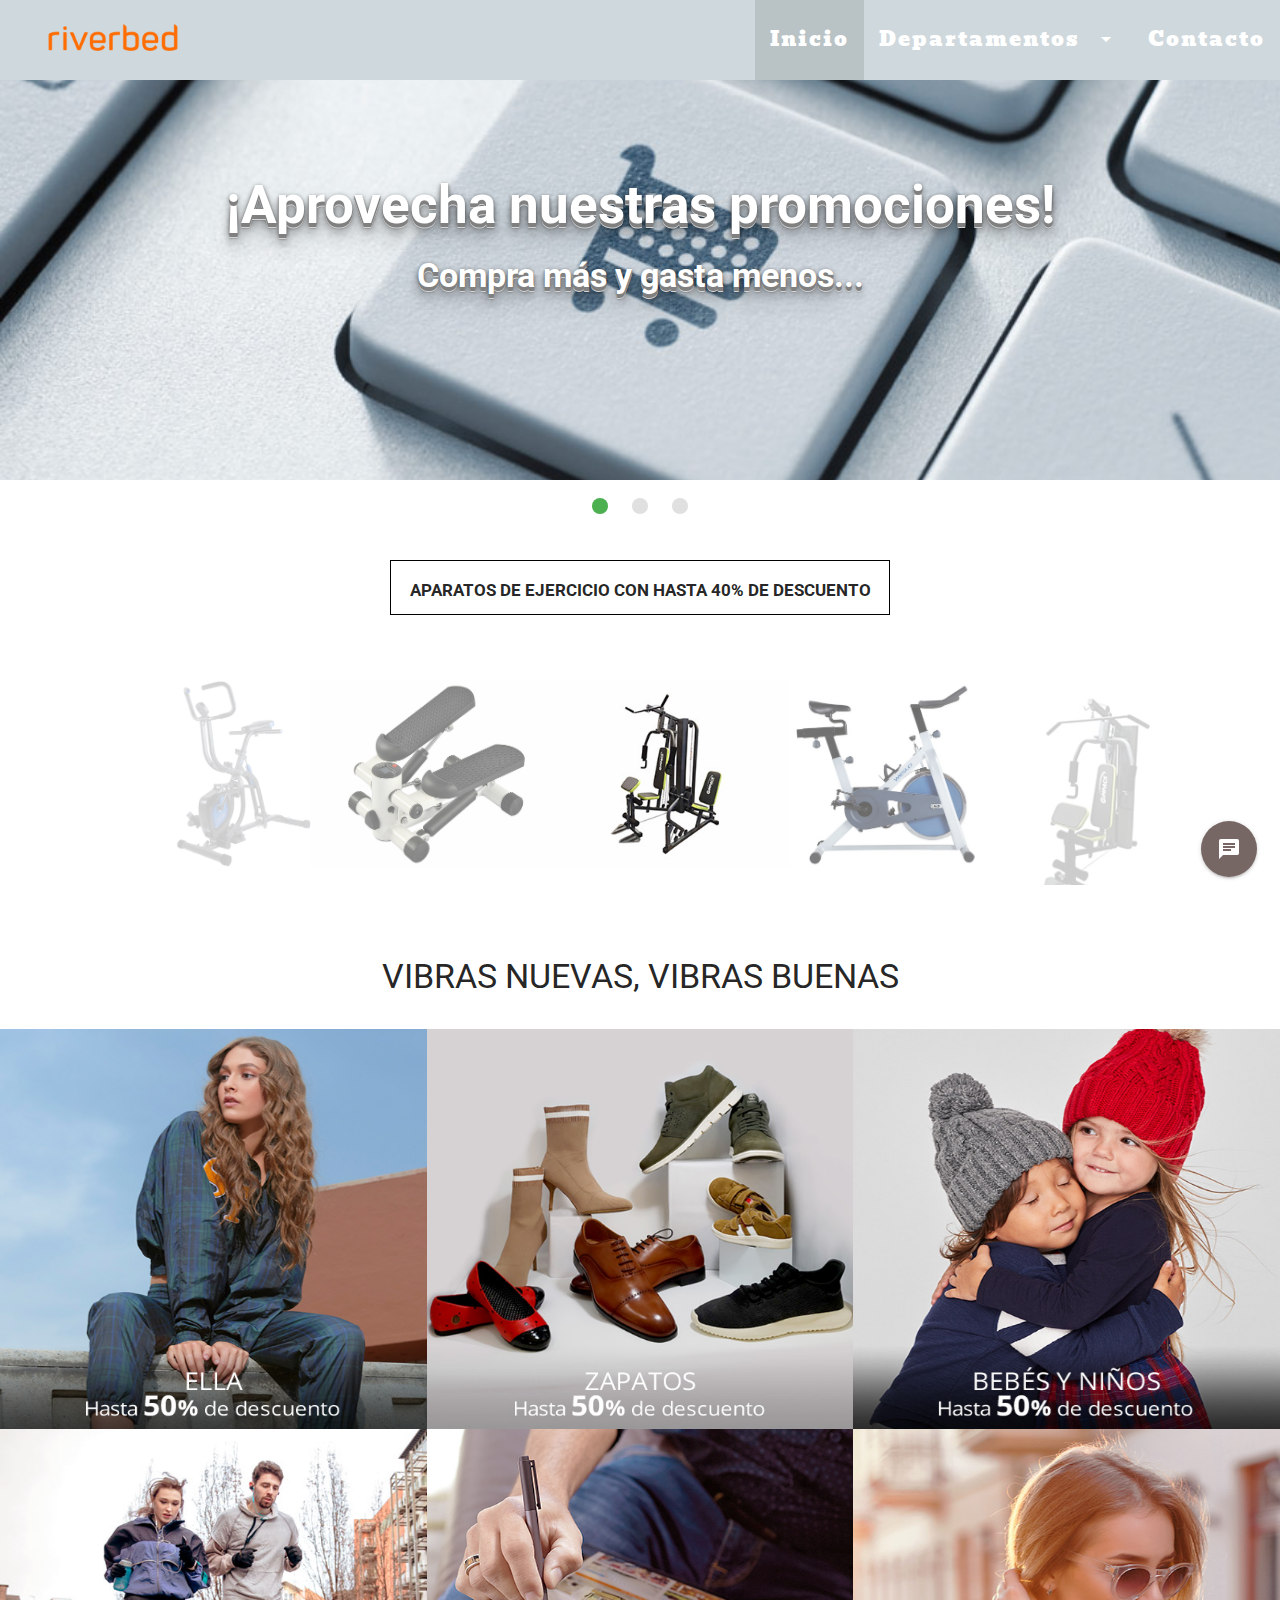
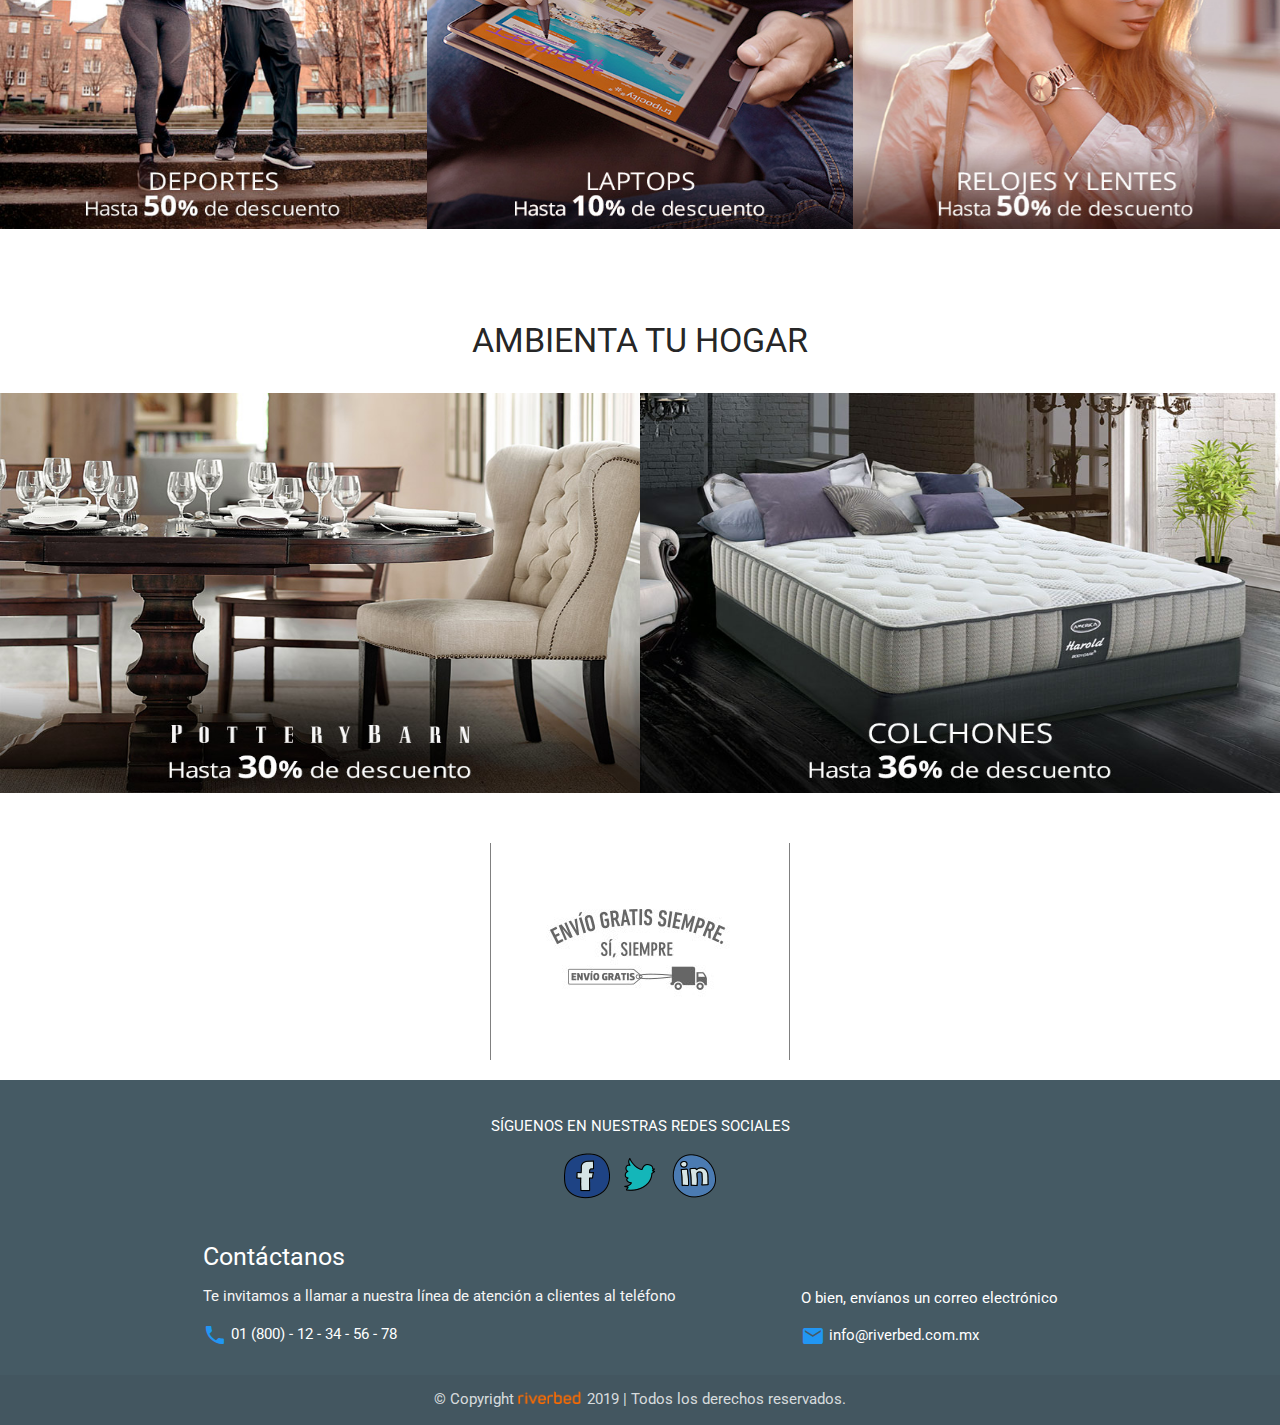
<file: index.html>
<!DOCTYPE html>
<html lang="es">
<head>
	<meta charset="UTF-8">
	<title>Inicio</title>
	<!-- Ponemos el icono -->
	<link rel="shortcut icon" type="img/ico" href="img/icono.ico">
	<!--Import Google Icon Font-->
	<link href="https://fonts.googleapis.com/icon?family=Material+Icons" rel="stylesheet">
	<!--Import materialize.css-->
	<link type="text/css" rel="stylesheet" href="css/materialize.min.css"  media="screen,projection"/>
	<!--Let browser know website is optimized for mobile-->
	<meta name="viewport" content="width=device-width, initial-scale=1.0"/>
	<!-- Nuestras Fuentes: -->
	<link href="https://fonts.googleapis.com/css?family=Bevan|Sigmar+One|Roboto" rel="stylesheet">
	<!-- Nuestros CSS: -->
	<link rel="stylesheet" href="css/style.css">
</head>
<body>

	<!-- Inicia el navbar: Mobile Collapse Button -->
	<nav>
		<!-- Cambiamos color de navbar: blue-grey-->
		<div class="nav-wrapper blue-grey lighten-4">
			<!-- Ponemos LOGO con ID en navbar: -->
			<a href="#!" class="brand-logo"><img class="logo_img" src="img/logo.png" alt="Logo"></a>
			<a href="#" data-target="mobile-demo" class="sidenav-trigger"><i class="material-icons">menu</i></a>
			<!-- Cambiamos letra con la clase: bevan -->
			<ul class="right hide-on-med-and-down bevan">
				<!-- Cambiamos links y menú de navegación. PONER ACTIVE -->
				<li class="active"><a href="#!">Inicio</a></li>
				<li><a class="dropdown-trigger" href="#!" data-target="dropdown1">Departamentos<i class="material-icons right">arrow_drop_down</i></a></li>
				<li><a href="contacto.html">Contacto</a></li>
			</ul>
		</div>
	</nav>

	<!-- Dropdown Structure de NAVBAR-->
	<ul id="dropdown1" class="dropdown-content">
	  <li><a href="ella.html">Ella</a></li>
	  <li><a href="zapatos.html">Zapatos</a></li>
	  <li><a href="ninos.html">Bebés y Niños</a></li>
	  <li><a href="deportes.html">Deportes</a></li>
	  <li><a href="#!">Cómputo y Electrónica</a></li>
	  <li><a href="#!">Relojes y Lentes</a></li>
	</ul>

	<!-- Side-Navbar -->
	<!-- Cambiamos letra con la clase: bevan -->
	<ul class="sidenav bevan" id="mobile-demo">
		<!-- Ponemos logo centrado en el sidenav -->
		<center><img class="logo_img" src="img/logo.png" alt="Logo"></center>
		<!-- Cambiamos links y menú de navegación. PONER ACTIVE -->
		<li class="active"><a href="#!">Inicio</a></li>
		<li><a class="dropdown-trigger" href="#!" data-target="dropdown2">Departamentos<i class="material-icons right">arrow_drop_down</i></a></li>
		<li><a href="contacto.html">Contacto</a></li>
	</ul>

	<!-- Dropdown Structure de SIDE-NAVBAR-->
	<ul id="dropdown2" class="dropdown-content">
	  <li><a href="ella.html">Ella</a></li>
	  <li><a href="zapatos.html">Zapatos</a></li>
	  <li><a href="ninos.html">Bebés y Niños</a></li>
	  <li><a href="deportes.html">Deportes</a></li>
	  <li><a href="#!">Cómputo y Electrónica</a></li>
	  <li><a href="#!">Relojes y Lentes</a></li>
	</ul>
	<!-- Termina el navbar -->

	<main>
		
		<!-- Inicia Slider -->
		<div class="slider">
			<ul class="slides">
				<li>
					<img src="img/promociones.jpg" alt="Promociones"> <!-- 1)Promociones -->
					<div class="caption center-align">
						<h2 class="promociones">¡Aprovecha nuestras promociones!</h2 >
						<h4 class="promociones">Compra más y gasta menos...</h4>
					</div>
				</li>
				<li>
					<img src="img/ropa.jpg" alt="Ropa"> <!-- 2) Ropa -->
					<div class="caption right-align">
						<h2 id="ropa"> <span id="gran">GRAN</span> <br> <span id="barata">BARATA</span> </h2>
						<h6 id="ropa_info">INVIERNO</h6>
					</div>
				</li>
				<li>
					<img src="img/electronica.JPG" alt="Electrónica"> <!-- 3) Verduras -->
					<div class="caption left-align">
						<h2 class="electronica">TE REGRESAMOS $100 POR CADA $1000 DE COMPRA</h2>
					</div>
				</li>
			</ul>
		</div>
		<!-- Termina Slider -->

		<!-- Inicia recuadro de descuento -->
		<div class="row">
			<div class="col s12">
				<div id="descuento_ejercicio">
					<p>APARATOS DE EJERCICIO CON HASTA 40% DE DESCUENTO</p>
				</div>
			</div>
		</div>
		<!-- Termina recuadro de descuento -->

		<!-- Inicia Carousel de ejercicio con 10 imágenes-->
		<div class="carousel">
			<a class="carousel-item" href="#!"><img src="img/aparato1.jpg"></a>
			<a class="carousel-item" href="#!"><img src="img/aparato2.jpg"></a>
			<a class="carousel-item" href="#!"><img src="img/aparato3.jpg"></a>
			<a class="carousel-item" href="#!"><img src="img/aparato4.jpg"></a>
			<a class="carousel-item" href="#!"><img src="img/aparato5.jpg"></a>
			<a class="carousel-item" href="#!"><img src="img/aparato6.jpg"></a>
			<a class="carousel-item" href="#!"><img src="img/aparato7.jpg"></a>
			<a class="carousel-item" href="#!"><img src="img/aparato8.jpg"></a>
			<a class="carousel-item" href="#!"><img src="img/aparato9.jpg"></a>
			<a class="carousel-item" href="#!"><img src="img/aparato10.jpg"></a>
		</div>
		<!-- Termina Carousel de ejercicio-->

		<!-- Inicia mosaico de imagenes 1-->
		<div class="row">
			<div class="col s12 titulo_mosaico">
				<h4>VIBRAS NUEVAS, VIBRAS BUENAS</h4>
			</div>
		</div>

		<!-- Ponemos MATERIALBOXED en MOSAICO -->
		<div class="row">
			<div class="col s12 m6 l4 mosaico">
				<img class="mosaico_img materialboxed" src="img/ella.jpg" alt="Ella">
			</div>
			<div class="col s12 m6 l4 mosaico">
				<img class="mosaico_img materialboxed" src="img/zapatos.jpg" alt="Zapatos">
			</div>
			<div class="col s12 m6 l4 mosaico">
				<img class="mosaico_img materialboxed" src="img/bebes.jpg" alt="Bebés y Niños">
			</div>
			<div class="col s12 m6 l4 mosaico">
				<img class="mosaico_img materialboxed" src="img/deportes.jpg" alt="Deportes">
			</div>
			<div class="col s12 m6 l4 mosaico">
				<img class="mosaico_img materialboxed" src="img/laptops.jpg" alt="Laptops">
			</div>
			<div class="col s12 m6 l4 mosaico">
				<img class="mosaico_img materialboxed" src="img/reolojes.jpg" alt="Relojes y Lentes">
			</div>
		</div>
		<!-- Termina mosaico de imagenes 1-->

		<!-- Inicia mosaico de imagenes 2-->
		<div class="row">
			<div class="col s12 titulo_mosaico">
				<h4>AMBIENTA TU HOGAR</h4>
			</div>
		</div>

		<!-- Ponemos MATERIALBOXED en MOSAICO -->
		<div class="row">
			<div class="col s12 l6 mosaico">
				<img class="mosaico_img materialboxed" src="img/comedor.jpg" alt="Comedor">
			</div>
			<div class="col s12 l6 mosaico">
				<img class="mosaico_img materialboxed" src="img/colchones.jpg" alt="Colchones">
			</div>
		</div>
		<!-- Termina mosaico de imagenes 2-->

		<!-- Inicia imagen de envío -->
		<div class="row">
			<div class="col s12">
				<div id="envio">
					<center><img src="img/envio_gratis.jpg" alt="Envío gratis"></center>
				</div>
			</div>
		</div>
		<!-- Termina imagen de envío -->

		<!-- Inicia boton flotante: Floating Action Button -->
		<div class="fixed-action-btn">
			<!-- Cambiamos icono, color y agregamos ID -->
			<a class="btn-floating btn-large brown darken-4" id="flotante">
				<i class="large material-icons">chat</i>
			</a>
			<ul>
				<!-- Agregamos TITLE a los <li> y cambiamos color yellow por ORANGE-->
				<li title="Llámanos"><a class="btn-floating red" href="#contactos"><i class="material-icons">call</i></a></li>
				<li title="Escríbenos"><a class="btn-floating green" href="#contactos"><i class="material-icons">drafts</i></a></li>
				<li title="Tus productos"><a class="btn-floating orange darken-1"><i class="material-icons">local_offer</i></a></li>
				<li title="Envíos"><a class="btn-floating blue" href="#envio"><i class="material-icons">local_shipping</i></a></li>
			</ul>
		</div>
		<!-- Termina boton flotante: Floating Action Button -->

	</main>

	<!-- Inicia el footer -->
	<!-- Cambiamos color de footer: blue-grey darken-2 -->
	<footer class="page-footer blue-grey darken-2">
		<div class="container">
			<!-- Agregamos redes sociales -->
			<div class="row">
				<div class="col s12">
					<center><p>SÍGUENOS EN NUESTRAS REDES SOCIALES</p></center>
				</div>
				<!-- Ponemos imagenes centradas con link y target-->
				<div class="col s12">
					<center>
						<a href="http://facebook.com" target="_blank"><img src="img/icons8-facebook-circled-48.png" alt="Facebook"></a>
						<a href="http://twitter.com" target="_blank"><img src="img/icons8-twitter-48.png" alt="Twitter"></a>
						<a href="http://linkedin.com" target="_blank"><img src="img/icons8-linkedin-circled-48.png" alt="Linkedin"></a>
					</center>								
				</div>
			</div>
			<!-- Agregamos medios de contacto --> <!-- Agrego id:"contactos" solo para posicionamiento del botón flotante -->
			<div class="row" id="contactos">
				<!-- Teléfono (pongo clase blue-text al icono) ... Ponemos etiqueta <a> con href especial-->
				<div class="col l8 s12">
					<h5 class="white-text">Contáctanos</h5>
					<p class="grey-text text-lighten-4">Te invitamos a llamar a nuestra línea de atención a clientes al teléfono</p>
					<i class="material-icons blue-text">phone</i><a class="contacto" href="tel:01(800) 12345678"> 01 (800) - 12 - 34 - 56 - 78</a>
				</div>
				<!-- Correo (pongo clase blue-text al icono) ... Ponemos etiqueta <a> con href especial-->
				<div class="col l4 s12">
					<br><br>
					<p>O bien, envíanos un correo electrónico</p>
					<i class="material-icons blue-text">email</i> <a href="mailto:info@riverbed.com.mx" class="contacto">info@riverbed.com.mx</a>
				</div>
			</div>
		</div>
		<div class="footer-copyright">
			<div class="container">
				<!-- Insertamos LOGO en el FOOTER -->
				<center>© Copyright <img src="img/footer_logo.png" alt="logo" height="13"> 2019 | Todos los derechos reservados.</center>
			</div>
		</div>
	</footer>
	<!-- Termina el footer -->
	
</body>

<!-- JQuery debe ir a PRINCIPIO-->
<script type="text/javascript" src="js/jquery-3.3.1.min.js"></script> 
<script type="text/javascript" src="js/materialize.min.js"></script>
<script type="text/javascript" src="js/app.js"></script>

</html>
</file>
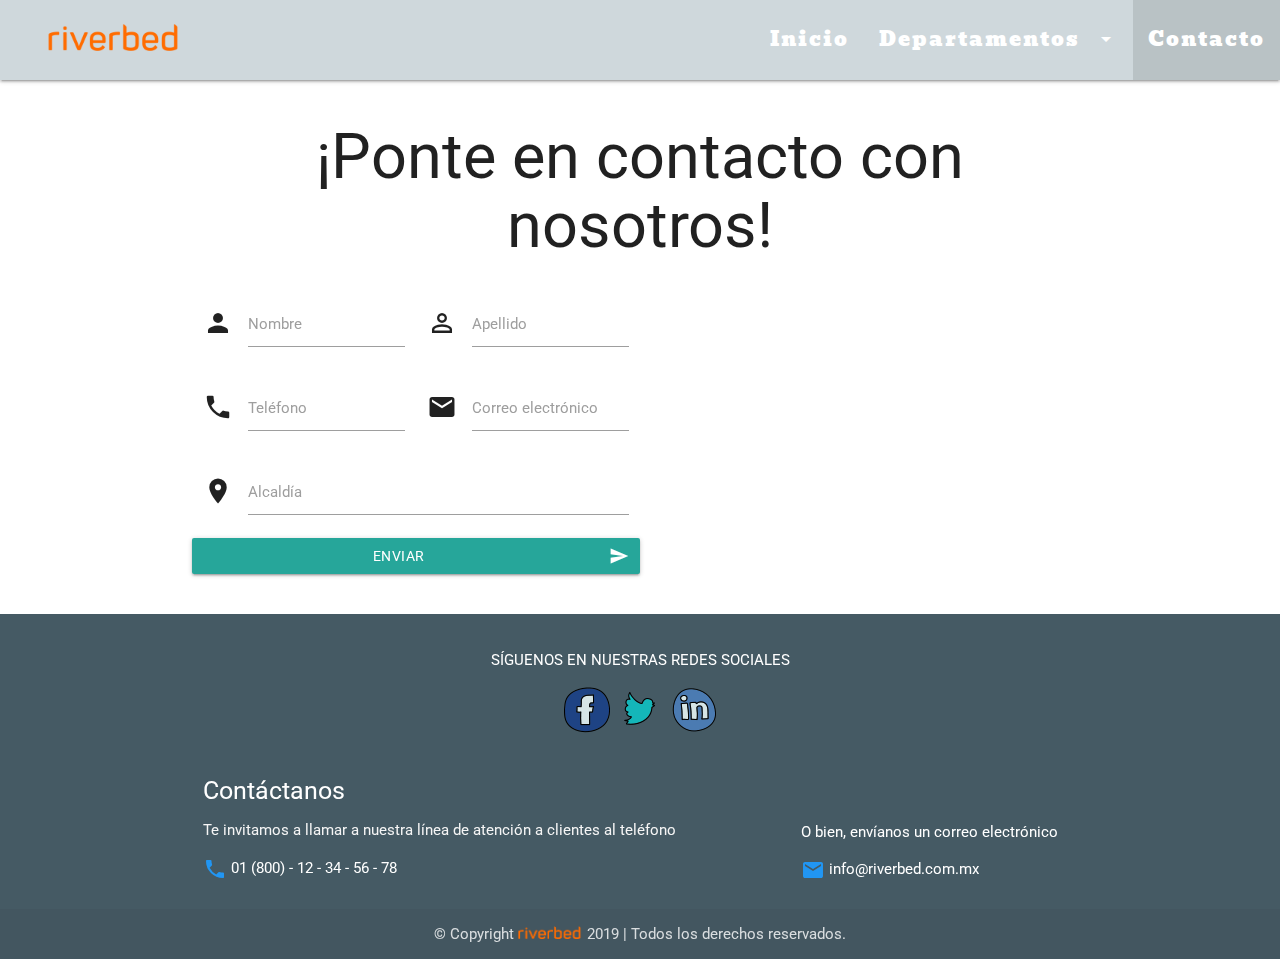
<file: contacto.html>
<!DOCTYPE html>
<html lang="es">
<head>
	<meta charset="UTF-8">
	<title>Contáctanos</title>
	<!-- Ponemos el icono -->
	<link rel="shortcut icon" type="img/ico" href="img/icono.ico">
	<!--Import Google Icon Font-->
	<link href="https://fonts.googleapis.com/icon?family=Material+Icons" rel="stylesheet">
	<!--Import materialize.css-->
	<link type="text/css" rel="stylesheet" href="css/materialize.min.css"  media="screen,projection"/>
	<!--Let browser know website is optimized for mobile-->
	<meta name="viewport" content="width=device-width, initial-scale=1.0"/>
	<!-- Nuestras Fuentes: -->
	<link href="https://fonts.googleapis.com/css?family=Bevan|Roboto" rel="stylesheet">
	<!-- Nuestros CSS: -->
	<link rel="stylesheet" href="css/style.css">
</head>
<body>

	<!-- Inicia el navbar: Mobile Collapse Button -->
	<nav>
		<!-- Cambiamos color de navbar: blue-grey-->
		<div class="nav-wrapper blue-grey lighten-4">
			<!-- Ponemos LOGO con ID en navbar: -->
			<a href="index.html" class="brand-logo"><img class="logo_img" src="img/logo.png" alt="Logo"></a>
			<a href="#" data-target="mobile-demo" class="sidenav-trigger"><i class="material-icons">menu</i></a>
			<!-- Cambiamos letra con la clase: bevan -->
			<ul class="right hide-on-med-and-down bevan">
				<!-- Cambiamos links y menú de navegación. PONER ACTIVE -->
				<li><a href="index.html">Inicio</a></li>
				<li><a class="dropdown-trigger" href="#!" data-target="dropdown1">Departamentos<i class="material-icons right">arrow_drop_down</i></a></li>
				<li class="active"><a href="#!">Contacto</a></li>
			</ul>
		</div>
	</nav>

	<!-- Dropdown Structure de NAVBAR-->
	<ul id="dropdown1" class="dropdown-content">
		<li><a href="ella.html">Ella</a></li>
		<li><a href="zapatos.html">Zapatos</a></li>
		<li><a href="ninos.html">Bebés y Niños</a></li>
		<li><a href="deportes.html">Deportes</a></li>
		<li><a href="#!">Cómputo y Electrónica</a></li>
		<li><a href="#!">Relojes y Lentes</a></li>
	</ul>

	<!-- Side-Navbar -->
	<!-- Cambiamos letra con la clase: bevan -->
	<ul class="sidenav bevan" id="mobile-demo">
		<!-- Ponemos logo centrado en el sidenav -->
		<center><img class="logo_img" src="img/logo.png" alt="Logo"></center>
		<!-- Cambiamos links y menú de navegación. PONER ACTIVE -->
		<li><a href="index.html">Inicio</a></li>
		<li><a class="dropdown-trigger" href="#!" data-target="dropdown2">Departamentos<i class="material-icons right">arrow_drop_down</i></a></li>
		<li class="active"><a href="#!">Contacto</a></li>
	</ul>

	<!-- Dropdown Structure de SIDE-NAVBAR-->
	<ul id="dropdown2" class="dropdown-content">
		<li><a href="ella.html">Ella</a></li>
		<li><a href="zapatos.html">Zapatos</a></li>
		<li><a href="ninos.html">Bebés y Niños</a></li>
		<li><a href="deportes.html">Deportes</a></li>
		<li><a href="#!">Cómputo y Electrónica</a></li>
		<li><a href="#!">Relojes y Lentes</a></li>
	</ul>
	<!-- Termina el navbar -->

	<main>
		
		<div class="container">

			<h1 class="center-align">¡Ponte en contacto con nosotros!</h1>

			<div class="row">

				<!-- Inicia FORMULARIO: Icon Prefixes -->
				<form class="col s12 l6">

					<div class="row">

						<!-- Input NOMBRE (cambiar INPUT TYPE)-->
						<div class="input-field col s12 l6">
							<i class="material-icons prefix">person</i>
							<input id="nombre" type="text" class="validate">
							<label for="nombre">Nombre</label>
						</div>

						<!-- Input APELLIDO (cambiar INPUT TYPE) -->
						<div class="input-field col s12 l6">
							<i class="material-icons prefix">person_outline</i>
							<input id="apellido" type="text" class="validate">
							<label for="apellido">Apellido</label>
						</div>

						<!-- Input TELÉFONO (cambiar INPUT TYPE) -->
						<div class="input-field col s12 l6">
							<i class="material-icons prefix">phone</i>
							<input id="telefono" type="tel" class="validate">
							<label for="telefono">Teléfono</label>
						</div>

						<!-- Input CORREO (cambiar INPUT TYPE) -->
						<div class="input-field col s12 l6">
							<i class="material-icons prefix">email</i>
							<input id="correo" type="email" class="validate">
							<label for="correo">Correo electrónico</label>
						</div>

						<!-- Input ALCALDÍA (cambiar INPUT TYPE) -->
						<div class="input-field col s12">
							<i class="material-icons prefix">location_on</i>
							<!-- Copiar INPUT y LABEL de AUTOCOMPLETE -->
							<input type="text" id="alcaldia" class="autocomplete">
							<label for="alcaldia">Alcaldía</label>
						</div>

						<!-- Submit BUTTON (poner clase COL)-->
						<button class="btn waves-effect waves-light col s12" type="submit" name="action">Enviar
							<i class="material-icons right">send</i>
						</button>

					</div>

				</form>
				<!-- Termina FORMULARIO -->

				<div class="col s12 l6">
					
					<!-- Inicia MAPA -->
					<iframe src="https://www.google.com/maps/embed?pb=!1m18!1m12!1m3!1d3764.9520855191663!2d-99.18424458544571!3d19.327885349029927!2m3!1f0!2f0!3f0!3m2!1i1024!2i768!4f13.1!3m3!1m2!1s0x85ce000454d028e9%3A0x4a85a53ac30dc37b!2sPROTECO!5e0!3m2!1ses-419!2smx!4v1547741369804" width="100%" height="300" frameborder="0" style="border:0" allowfullscreen></iframe>
					<!-- Termina MAPA -->

				</div>

			</div>

		</div>

	</main>

	<!-- Inicia el footer -->
	<!-- Cambiamos color de footer: blue-grey darken-2 -->
	<footer class="page-footer blue-grey darken-2">
		<div class="container">
			<!-- Agregamos redes sociales -->
			<div class="row">
				<div class="col s12">
					<center><p>SÍGUENOS EN NUESTRAS REDES SOCIALES</p></center>
				</div>
				<!-- Ponemos imagenes centradas con link y target-->
				<div class="col s12">
					<center>
						<a href="http://facebook.com" target="_blank"><img src="img/icons8-facebook-circled-48.png" alt="Facebook"></a>
						<a href="http://twitter.com" target="_blank"><img src="img/icons8-twitter-48.png" alt="Twitter"></a>
						<a href="http://linkedin.com" target="_blank"><img src="img/icons8-linkedin-circled-48.png" alt="Linkedin"></a>
					</center>								
				</div>
			</div>
			<!-- Agregamos medios de contacto --> <!-- Agrego id:"contactos" solo para posicionamiento del botón flotante -->
			<div class="row" id="contactos">
				<!-- Teléfono (pongo clase blue-text al icono) ... Ponemos etiqueta <a> con href especial-->
					<div class="col l8 s12">
						<h5 class="white-text">Contáctanos</h5>
						<p class="grey-text text-lighten-4">Te invitamos a llamar a nuestra línea de atención a clientes al teléfono</p>
						<i class="material-icons blue-text">phone</i><a class="contacto" href="tel:01(800) 12345678"> 01 (800) - 12 - 34 - 56 - 78</a>
					</div>
					<!-- Correo (pongo clase blue-text al icono) ... Ponemos etiqueta <a> con href especial-->
						<div class="col l4 s12">
							<br><br>
							<p>O bien, envíanos un correo electrónico</p>
							<i class="material-icons blue-text">email</i> <a href="mailto:info@riverbed.com.mx" class="contacto">info@riverbed.com.mx</a>
						</div>
					</div>
				</div>
				<div class="footer-copyright">
					<div class="container">
						<!-- Insertamos LOGO en el FOOTER -->
						<center>© Copyright <img src="img/footer_logo.png" alt="logo" height="13"> 2019 | Todos los derechos reservados.</center>
					</div>
				</div>
			</footer>
			<!-- Termina el footer -->

		</body>

		<!-- JQuery debe ir a PRINCIPIO-->
		<script type="text/javascript" src="js/jquery-3.3.1.min.js"></script> 
		<script type="text/javascript" src="js/materialize.min.js"></script>
		<script type="text/javascript" src="js/app.js"></script>

		</html>
</file>
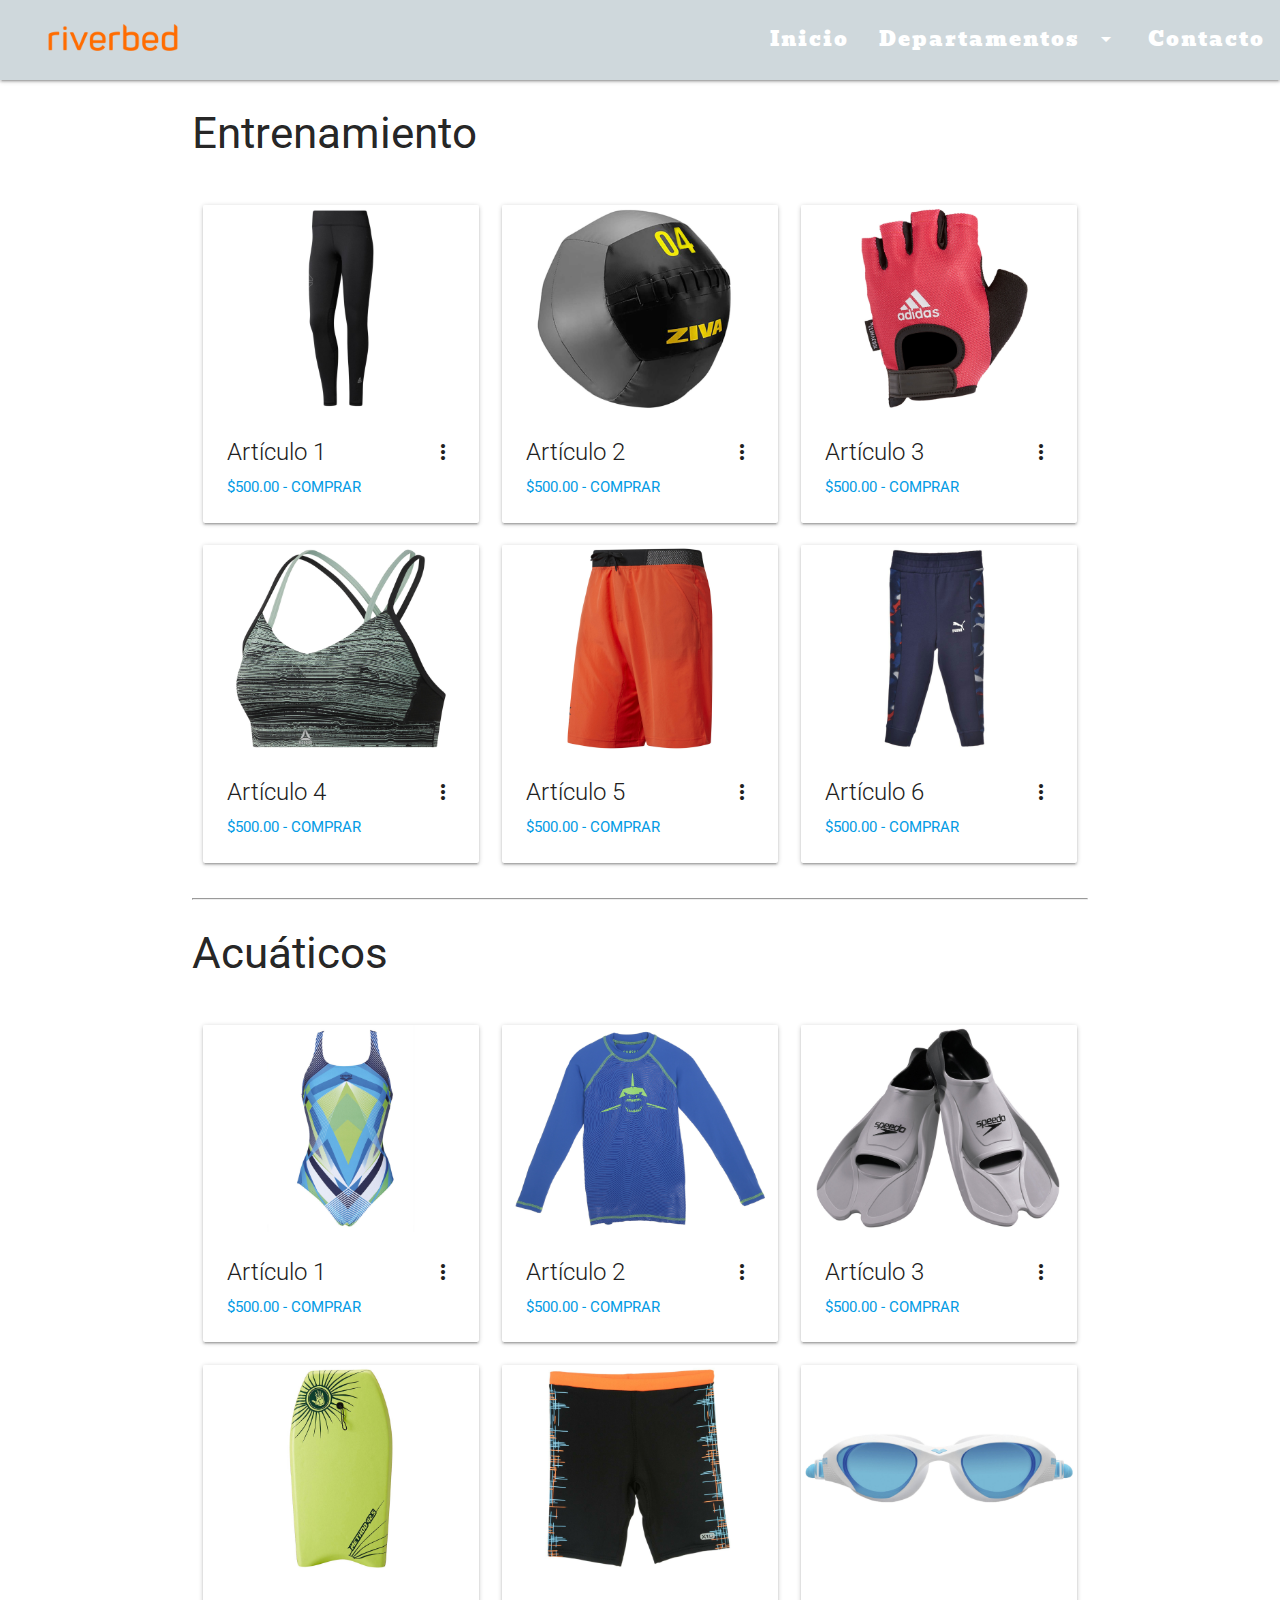
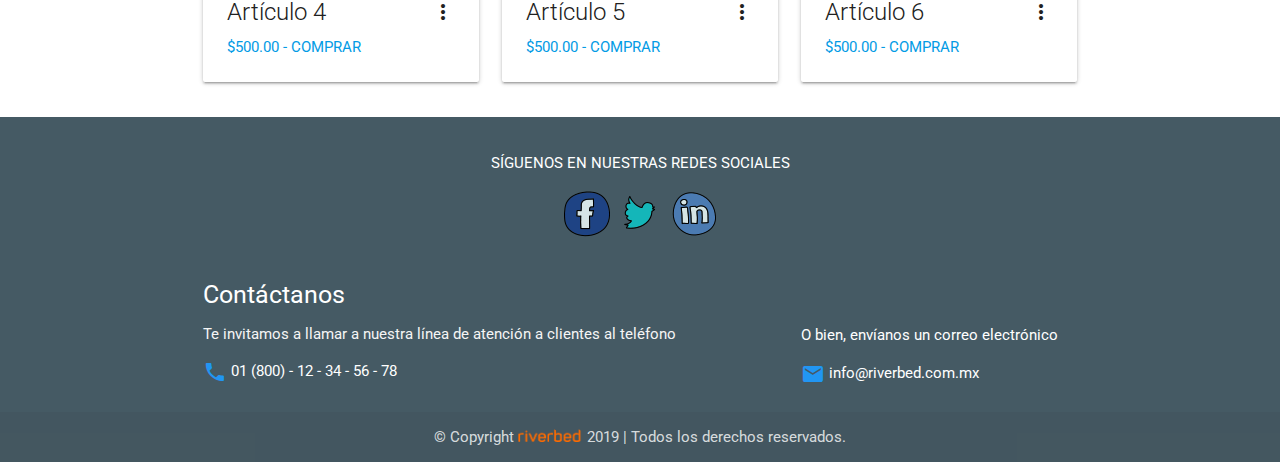
<file: deportes.html>
<!DOCTYPE html>
<html lang="es">
<head>
	<meta charset="UTF-8">
	<title>Deportes - Productos</title>
	<!-- Ponemos el icono -->
	<link rel="shortcut icon" type="img/ico" href="img/icono.ico">
	<!--Import Google Icon Font-->
	<link href="https://fonts.googleapis.com/icon?family=Material+Icons" rel="stylesheet">
	<!--Import materialize.css-->
	<link type="text/css" rel="stylesheet" href="css/materialize.min.css"  media="screen,projection"/>
	<!--Let browser know website is optimized for mobile-->
	<meta name="viewport" content="width=device-width, initial-scale=1.0"/>
	<!-- Nuestras Fuentes: -->
	<link href="https://fonts.googleapis.com/css?family=Bevan|Sigmar+One|Roboto" rel="stylesheet">
	<!-- Nuestros CSS: -->
	<link rel="stylesheet" href="css/style.css">
</head>
<body>

	<!-- Inicia el navbar: Mobile Collapse Button -->
	<nav>
		<!-- Cambiamos color de navbar: blue-grey-->
		<div class="nav-wrapper blue-grey lighten-4">
			<!-- Ponemos LOGO con ID en navbar: -->
			<a href="index.html" class="brand-logo"><img class="logo_img" src="img/logo.png" alt="Logo"></a>
			<a href="#" data-target="mobile-demo" class="sidenav-trigger"><i class="material-icons">menu</i></a>
			<!-- Cambiamos letra con la clase: bevan -->
			<ul class="right hide-on-med-and-down bevan">
				<!-- Cambiamos links y menú de navegación. PONER ACTIVE -->
				<li><a href="index.html">Inicio</a></li>
				<li><a class="dropdown-trigger" href="#!" data-target="dropdown1">Departamentos<i class="material-icons right">arrow_drop_down</i></a></li>
				<li><a href="contacto.html">Contacto</a></li>
			</ul>
		</div>
	</nav>

	<!-- Dropdown Structure de NAVBAR-->
	<ul id="dropdown1" class="dropdown-content">
		<!-- Ponemos clase ACTIVE -->
	  <li><a href="ella.html">Ella</a></li>
	  <li><a href="zapatos.html">Zapatos</a></li>
	  <li><a href="ninos.html">Bebés y Niños</a></li>
	  <li class="active"><a href="#!">Deportes</a></li>
	  <li><a href="#!">Cómputo y Electrónica</a></li>
	  <li><a href="#!">Relojes y Lentes</a></li>
	</ul>

	<!-- Side-Navbar -->
	<!-- Cambiamos letra con la clase: bevan -->
	<ul class="sidenav bevan" id="mobile-demo">
		<!-- Ponemos logo centrado en el sidenav -->
		<center><img class="logo_img" src="img/logo.png" alt="Logo"></center>
		<!-- Cambiamos links y menú de navegación. PONER ACTIVE -->
		<li><a href="index.html">Inicio</a></li>
		<li class="active"><a class="dropdown-trigger" href="#!" data-target="dropdown2">Departamentos<i class="material-icons right">arrow_drop_down</i></a></li>
		<li><a href="contacto.html">Contacto</a></li>
	</ul>

	<!-- Dropdown Structure de SIDE-NAVBAR-->
	<ul id="dropdown2" class="dropdown-content">
	  <li><a href="ella.html">Ella</a></li>
	  <li><a href="zapatos.html">Zapatos</a></li>
	  <li><a href="ninos.html">Bebés y Niños</a></li>
	  <li class="active"><a href="#!">Deportes</a></li>
	  <li><a href="#!">Cómputo y Electrónica</a></li>
	  <li><a href="#!">Relojes y Lentes</a></li>
	</ul>
	<!-- Termina el navbar -->

	<main>
		
		<div class="container">
			
			<h3>Entrenamiento</h3>
			<br>
			<div class="row">
				
				<div class="col s12 m6 l4">
					<!-- Inicia CARD (ponemos clase: HOVERABLE) -->
					<div class="card hoverable">
					    <div class="card-image waves-effect waves-block waves-light">
					    	<!-- Cambiamos IMÁGENES -->
					      <img class="activator" src="img/deportes/entrenamiento/entrenamiento1.jpg">
					    </div>
					    <div class="card-content">
					    	<!-- Cambiamos TÍTULO de card -->
					      <span class="card-title activator grey-text text-darken-4">Artículo 1<i class="material-icons right">more_vert</i></span>
					      <!-- Cambiamos LINK por PRECIO -->
					      <p><a href="#">$500.00 - COMPRAR</a></p>
					    </div>
					    <div class="card-reveal">
					    	<!-- Ponemos DESCRIPCIÓN -->
					      <span class="card-title grey-text text-darken-4">Descripción<i class="material-icons right">close</i></span>
					      <!-- Ponemos un LOREM20 -->
					      <p>Lorem ipsum dolor sit amet, consectetur adipisicing elit. Saepe beatae officia minus. Ea mollitia ipsa, perspiciatis ut alias dolore ullam.</p>
					    </div>
					  </div>
					<!-- Termina CARD -->
				</div>

				<div class="col s12 m6 l4">
					<!-- Inicia CARD (ponemos clase: HOVERABLE) -->
					<div class="card hoverable">
					    <div class="card-image waves-effect waves-block waves-light">
					    	<!-- Cambiamos IMÁGENES -->
					      <img class="activator" src="img/deportes/entrenamiento/entrenamiento2.jpg">
					    </div>
					    <div class="card-content">
					    	<!-- Cambiamos TÍTULO de card -->
					      <span class="card-title activator grey-text text-darken-4">Artículo 2<i class="material-icons right">more_vert</i></span>
					      <!-- Cambiamos LINK por PRECIO -->
					      <p><a href="#">$500.00 - COMPRAR</a></p>
					    </div>
					    <div class="card-reveal">
					    	<!-- Ponemos DESCRIPCIÓN -->
					      <span class="card-title grey-text text-darken-4">Descripción<i class="material-icons right">close</i></span>
					      <!-- Ponemos un LOREM20 -->
					      <p>Lorem ipsum dolor sit amet, consectetur adipisicing elit. Saepe beatae officia minus. Ea mollitia ipsa, perspiciatis ut alias dolore ullam.</p>
					    </div>
					  </div>
					<!-- Termina CARD -->
				</div>

				<div class="col s12 m6 l4">
					<!-- Inicia CARD (ponemos clase: HOVERABLE) -->
					<div class="card hoverable">
					    <div class="card-image waves-effect waves-block waves-light">
					    	<!-- Cambiamos IMÁGENES -->
					      <img class="activator" src="img/deportes/entrenamiento/entrenamiento3.jpg">
					    </div>
					    <div class="card-content">
					    	<!-- Cambiamos TÍTULO de card -->
					      <span class="card-title activator grey-text text-darken-4">Artículo 3<i class="material-icons right">more_vert</i></span>
					      <!-- Cambiamos LINK por PRECIO -->
					      <p><a href="#">$500.00 - COMPRAR</a></p>
					    </div>
					    <div class="card-reveal">
					    	<!-- Ponemos DESCRIPCIÓN -->
					      <span class="card-title grey-text text-darken-4">Descripción<i class="material-icons right">close</i></span>
					      <!-- Ponemos un LOREM20 -->
					      <p>Lorem ipsum dolor sit amet, consectetur adipisicing elit. Saepe beatae officia minus. Ea mollitia ipsa, perspiciatis ut alias dolore ullam.</p>
					    </div>
					  </div>
					<!-- Termina CARD -->
				</div>

				<div class="col s12 m6 l4">
					<!-- Inicia CARD (ponemos clase: HOVERABLE) -->
					<div class="card hoverable">
					    <div class="card-image waves-effect waves-block waves-light">
					    	<!-- Cambiamos IMÁGENES -->
					      <img class="activator" src="img/deportes/entrenamiento/entrenamiento4.jpg">
					    </div>
					    <div class="card-content">
					    	<!-- Cambiamos TÍTULO de card -->
					      <span class="card-title activator grey-text text-darken-4">Artículo 4<i class="material-icons right">more_vert</i></span>
					      <!-- Cambiamos LINK por PRECIO -->
					      <p><a href="#">$500.00 - COMPRAR</a></p>
					    </div>
					    <div class="card-reveal">
					    	<!-- Ponemos DESCRIPCIÓN -->
					      <span class="card-title grey-text text-darken-4">Descripción<i class="material-icons right">close</i></span>
					      <!-- Ponemos un LOREM20 -->
					      <p>Lorem ipsum dolor sit amet, consectetur adipisicing elit. Saepe beatae officia minus. Ea mollitia ipsa, perspiciatis ut alias dolore ullam.</p>
					    </div>
					  </div>
					<!-- Termina CARD -->
				</div>

				<div class="col s12 m6 l4">
					<!-- Inicia CARD (ponemos clase: HOVERABLE) -->
					<div class="card hoverable">
					    <div class="card-image waves-effect waves-block waves-light">
					    	<!-- Cambiamos IMÁGENES -->
					      <img class="activator" src="img/deportes/entrenamiento/entrenamiento5.jpg">
					    </div>
					    <div class="card-content">
					    	<!-- Cambiamos TÍTULO de card -->
					      <span class="card-title activator grey-text text-darken-4">Artículo 5<i class="material-icons right">more_vert</i></span>
					      <!-- Cambiamos LINK por PRECIO -->
					      <p><a href="#">$500.00 - COMPRAR</a></p>
					    </div>
					    <div class="card-reveal">
					    	<!-- Ponemos DESCRIPCIÓN -->
					      <span class="card-title grey-text text-darken-4">Descripción<i class="material-icons right">close</i></span>
					      <!-- Ponemos un LOREM20 -->
					      <p>Lorem ipsum dolor sit amet, consectetur adipisicing elit. Saepe beatae officia minus. Ea mollitia ipsa, perspiciatis ut alias dolore ullam.</p>
					    </div>
					  </div>
					<!-- Termina CARD -->
				</div>

				<div class="col s12 m6 l4">
					<!-- Inicia CARD (ponemos clase: HOVERABLE) -->
					<div class="card hoverable">
					    <div class="card-image waves-effect waves-block waves-light">
					    	<!-- Cambiamos IMÁGENES -->
					      <img class="activator" src="img/deportes/entrenamiento/entrenamiento6.jpg">
					    </div>
					    <div class="card-content">
					    	<!-- Cambiamos TÍTULO de card -->
					      <span class="card-title activator grey-text text-darken-4">Artículo 6<i class="material-icons right">more_vert</i></span>
					      <!-- Cambiamos LINK por PRECIO -->
					      <p><a href="#">$500.00 - COMPRAR</a></p>
					    </div>
					    <div class="card-reveal">
					    	<!-- Ponemos DESCRIPCIÓN -->
					      <span class="card-title grey-text text-darken-4">Descripción<i class="material-icons right">close</i></span>
					      <!-- Ponemos un LOREM20 -->
					      <p>Lorem ipsum dolor sit amet, consectetur adipisicing elit. Saepe beatae officia minus. Ea mollitia ipsa, perspiciatis ut alias dolore ullam.</p>
					    </div>
					  </div>
					<!-- Termina CARD -->
				</div>

			</div>

			<hr> <!--Ponemos HR para DIVIDIR sección-->

			<h3>Acuáticos</h3>
			<br>
			<div class="row">
				
				<div class="col s12 m6 l4">
					<!-- Inicia CARD (ponemos clase: HOVERABLE) -->
					<div class="card hoverable">
					    <div class="card-image waves-effect waves-block waves-light">
					    	<!-- Cambiamos IMÁGENES -->
					      <img class="activator" src="img/deportes/acuatico/acuatico1.jpg">
					    </div>
					    <div class="card-content">
					    	<!-- Cambiamos TÍTULO de card -->
					      <span class="card-title activator grey-text text-darken-4">Artículo 1<i class="material-icons right">more_vert</i></span>
					      <!-- Cambiamos LINK por PRECIO -->
					      <p><a href="#">$500.00 - COMPRAR</a></p>
					    </div>
					    <div class="card-reveal">
					    	<!-- Ponemos DESCRIPCIÓN -->
					      <span class="card-title grey-text text-darken-4">Descripción<i class="material-icons right">close</i></span>
					      <!-- Ponemos un LOREM20 -->
					      <p>Lorem ipsum dolor sit amet, consectetur adipisicing elit. Saepe beatae officia minus. Ea mollitia ipsa, perspiciatis ut alias dolore ullam.</p>
					    </div>
					  </div>
					<!-- Termina CARD -->
				</div>

				<div class="col s12 m6 l4">
					<!-- Inicia CARD (ponemos clase: HOVERABLE) -->
					<div class="card hoverable">
					    <div class="card-image waves-effect waves-block waves-light">
					    	<!-- Cambiamos IMÁGENES -->
					      <img class="activator" src="img/deportes/acuatico/acuatico2.jpg">
					    </div>
					    <div class="card-content">
					    	<!-- Cambiamos TÍTULO de card -->
					      <span class="card-title activator grey-text text-darken-4">Artículo 2<i class="material-icons right">more_vert</i></span>
					      <!-- Cambiamos LINK por PRECIO -->
					      <p><a href="#">$500.00 - COMPRAR</a></p>
					    </div>
					    <div class="card-reveal">
					    	<!-- Ponemos DESCRIPCIÓN -->
					      <span class="card-title grey-text text-darken-4">Descripción<i class="material-icons right">close</i></span>
					      <!-- Ponemos un LOREM20 -->
					      <p>Lorem ipsum dolor sit amet, consectetur adipisicing elit. Saepe beatae officia minus. Ea mollitia ipsa, perspiciatis ut alias dolore ullam.</p>
					    </div>
					  </div>
					<!-- Termina CARD -->
				</div>

				<div class="col s12 m6 l4">
					<!-- Inicia CARD (ponemos clase: HOVERABLE) -->
					<div class="card hoverable">
					    <div class="card-image waves-effect waves-block waves-light">
					    	<!-- Cambiamos IMÁGENES -->
					      <img class="activator" src="img/deportes/acuatico/acuatico3.jpg">
					    </div>
					    <div class="card-content">
					    	<!-- Cambiamos TÍTULO de card -->
					      <span class="card-title activator grey-text text-darken-4">Artículo 3<i class="material-icons right">more_vert</i></span>
					      <!-- Cambiamos LINK por PRECIO -->
					      <p><a href="#">$500.00 - COMPRAR</a></p>
					    </div>
					    <div class="card-reveal">
					    	<!-- Ponemos DESCRIPCIÓN -->
					      <span class="card-title grey-text text-darken-4">Descripción<i class="material-icons right">close</i></span>
					      <!-- Ponemos un LOREM20 -->
					      <p>Lorem ipsum dolor sit amet, consectetur adipisicing elit. Saepe beatae officia minus. Ea mollitia ipsa, perspiciatis ut alias dolore ullam.</p>
					    </div>
					  </div>
					<!-- Termina CARD -->
				</div>

				<div class="col s12 m6 l4">
					<!-- Inicia CARD (ponemos clase: HOVERABLE) -->
					<div class="card hoverable">
					    <div class="card-image waves-effect waves-block waves-light">
					    	<!-- Cambiamos IMÁGENES -->
					      <img class="activator" src="img/deportes/acuatico/acuatico4.jpg">
					    </div>
					    <div class="card-content">
					    	<!-- Cambiamos TÍTULO de card -->
					      <span class="card-title activator grey-text text-darken-4">Artículo 4<i class="material-icons right">more_vert</i></span>
					      <!-- Cambiamos LINK por PRECIO -->
					      <p><a href="#">$500.00 - COMPRAR</a></p>
					    </div>
					    <div class="card-reveal">
					    	<!-- Ponemos DESCRIPCIÓN -->
					      <span class="card-title grey-text text-darken-4">Descripción<i class="material-icons right">close</i></span>
					      <!-- Ponemos un LOREM20 -->
					      <p>Lorem ipsum dolor sit amet, consectetur adipisicing elit. Saepe beatae officia minus. Ea mollitia ipsa, perspiciatis ut alias dolore ullam.</p>
					    </div>
					  </div>
					<!-- Termina CARD -->
				</div>

				<div class="col s12 m6 l4">
					<!-- Inicia CARD (ponemos clase: HOVERABLE) -->
					<div class="card hoverable">
					    <div class="card-image waves-effect waves-block waves-light">
					    	<!-- Cambiamos IMÁGENES -->
					      <img class="activator" src="img/deportes/acuatico/acuatico5.jpg">
					    </div>
					    <div class="card-content">
					    	<!-- Cambiamos TÍTULO de card -->
					      <span class="card-title activator grey-text text-darken-4">Artículo 5<i class="material-icons right">more_vert</i></span>
					      <!-- Cambiamos LINK por PRECIO -->
					      <p><a href="#">$500.00 - COMPRAR</a></p>
					    </div>
					    <div class="card-reveal">
					    	<!-- Ponemos DESCRIPCIÓN -->
					      <span class="card-title grey-text text-darken-4">Descripción<i class="material-icons right">close</i></span>
					      <!-- Ponemos un LOREM20 -->
					      <p>Lorem ipsum dolor sit amet, consectetur adipisicing elit. Saepe beatae officia minus. Ea mollitia ipsa, perspiciatis ut alias dolore ullam.</p>
					    </div>
					  </div>
					<!-- Termina CARD -->
				</div>

				<div class="col s12 m6 l4">
					<!-- Inicia CARD (ponemos clase: HOVERABLE) -->
					<div class="card hoverable">
					    <div class="card-image waves-effect waves-block waves-light">
					    	<!-- Cambiamos IMÁGENES -->
					      <img class="activator" src="img/deportes/acuatico/acuatico6.jpg">
					    </div>
					    <div class="card-content">
					    	<!-- Cambiamos TÍTULO de card -->
					      <span class="card-title activator grey-text text-darken-4">Artículo 6<i class="material-icons right">more_vert</i></span>
					      <!-- Cambiamos LINK por PRECIO -->
					      <p><a href="#">$500.00 - COMPRAR</a></p>
					    </div>
					    <div class="card-reveal">
					    	<!-- Ponemos DESCRIPCIÓN -->
					      <span class="card-title grey-text text-darken-4">Descripción<i class="material-icons right">close</i></span>
					      <!-- Ponemos un LOREM20 -->
					      <p>Lorem ipsum dolor sit amet, consectetur adipisicing elit. Saepe beatae officia minus. Ea mollitia ipsa, perspiciatis ut alias dolore ullam.</p>
					    </div>
					  </div>
					<!-- Termina CARD -->
				</div>

			</div>

		</div>

	</main>

	<!-- Inicia el footer -->
	<!-- Cambiamos color de footer: blue-grey darken-2 -->
	<footer class="page-footer blue-grey darken-2">
		<div class="container">
			<!-- Agregamos redes sociales -->
			<div class="row">
				<div class="col s12">
					<center><p>SÍGUENOS EN NUESTRAS REDES SOCIALES</p></center>
				</div>
				<!-- Ponemos imagenes centradas con link y target-->
				<div class="col s12">
					<center>
						<a href="http://facebook.com" target="_blank"><img src="img/icons8-facebook-circled-48.png" alt="Facebook"></a>
						<a href="http://twitter.com" target="_blank"><img src="img/icons8-twitter-48.png" alt="Twitter"></a>
						<a href="http://linkedin.com" target="_blank"><img src="img/icons8-linkedin-circled-48.png" alt="Linkedin"></a>
					</center>								
				</div>
			</div>
			<!-- Agregamos medios de contacto --> <!-- Agrego id:"contactos" solo para posicionamiento del botón flotante -->
			<div class="row" id="contactos">
				<!-- Teléfono (pongo clase blue-text al icono) ... Ponemos etiqueta <a> con href especial-->
				<div class="col l8 s12">
					<h5 class="white-text">Contáctanos</h5>
					<p class="grey-text text-lighten-4">Te invitamos a llamar a nuestra línea de atención a clientes al teléfono</p>
					<i class="material-icons blue-text">phone</i><a class="contacto" href="tel:01(800) 12345678"> 01 (800) - 12 - 34 - 56 - 78</a>
				</div>
				<!-- Correo (pongo clase blue-text al icono) ... Ponemos etiqueta <a> con href especial-->
				<div class="col l4 s12">
					<br><br>
					<p>O bien, envíanos un correo electrónico</p>
					<i class="material-icons blue-text">email</i> <a href="mailto:info@riverbed.com.mx" class="contacto">info@riverbed.com.mx</a>
				</div>
			</div>
		</div>
		<div class="footer-copyright">
			<div class="container">
				<!-- Insertamos LOGO en el FOOTER -->
				<center>© Copyright <img src="img/footer_logo.png" alt="logo" height="13"> 2019 | Todos los derechos reservados.</center>
			</div>
		</div>
	</footer>
	<!-- Termina el footer -->
	
</body>

<!-- JQuery debe ir a PRINCIPIO-->
<script type="text/javascript" src="js/jquery-3.3.1.min.js"></script> 
<script type="text/javascript" src="js/materialize.min.js"></script>
<script type="text/javascript" src="js/app.js"></script>

</html>
</file>
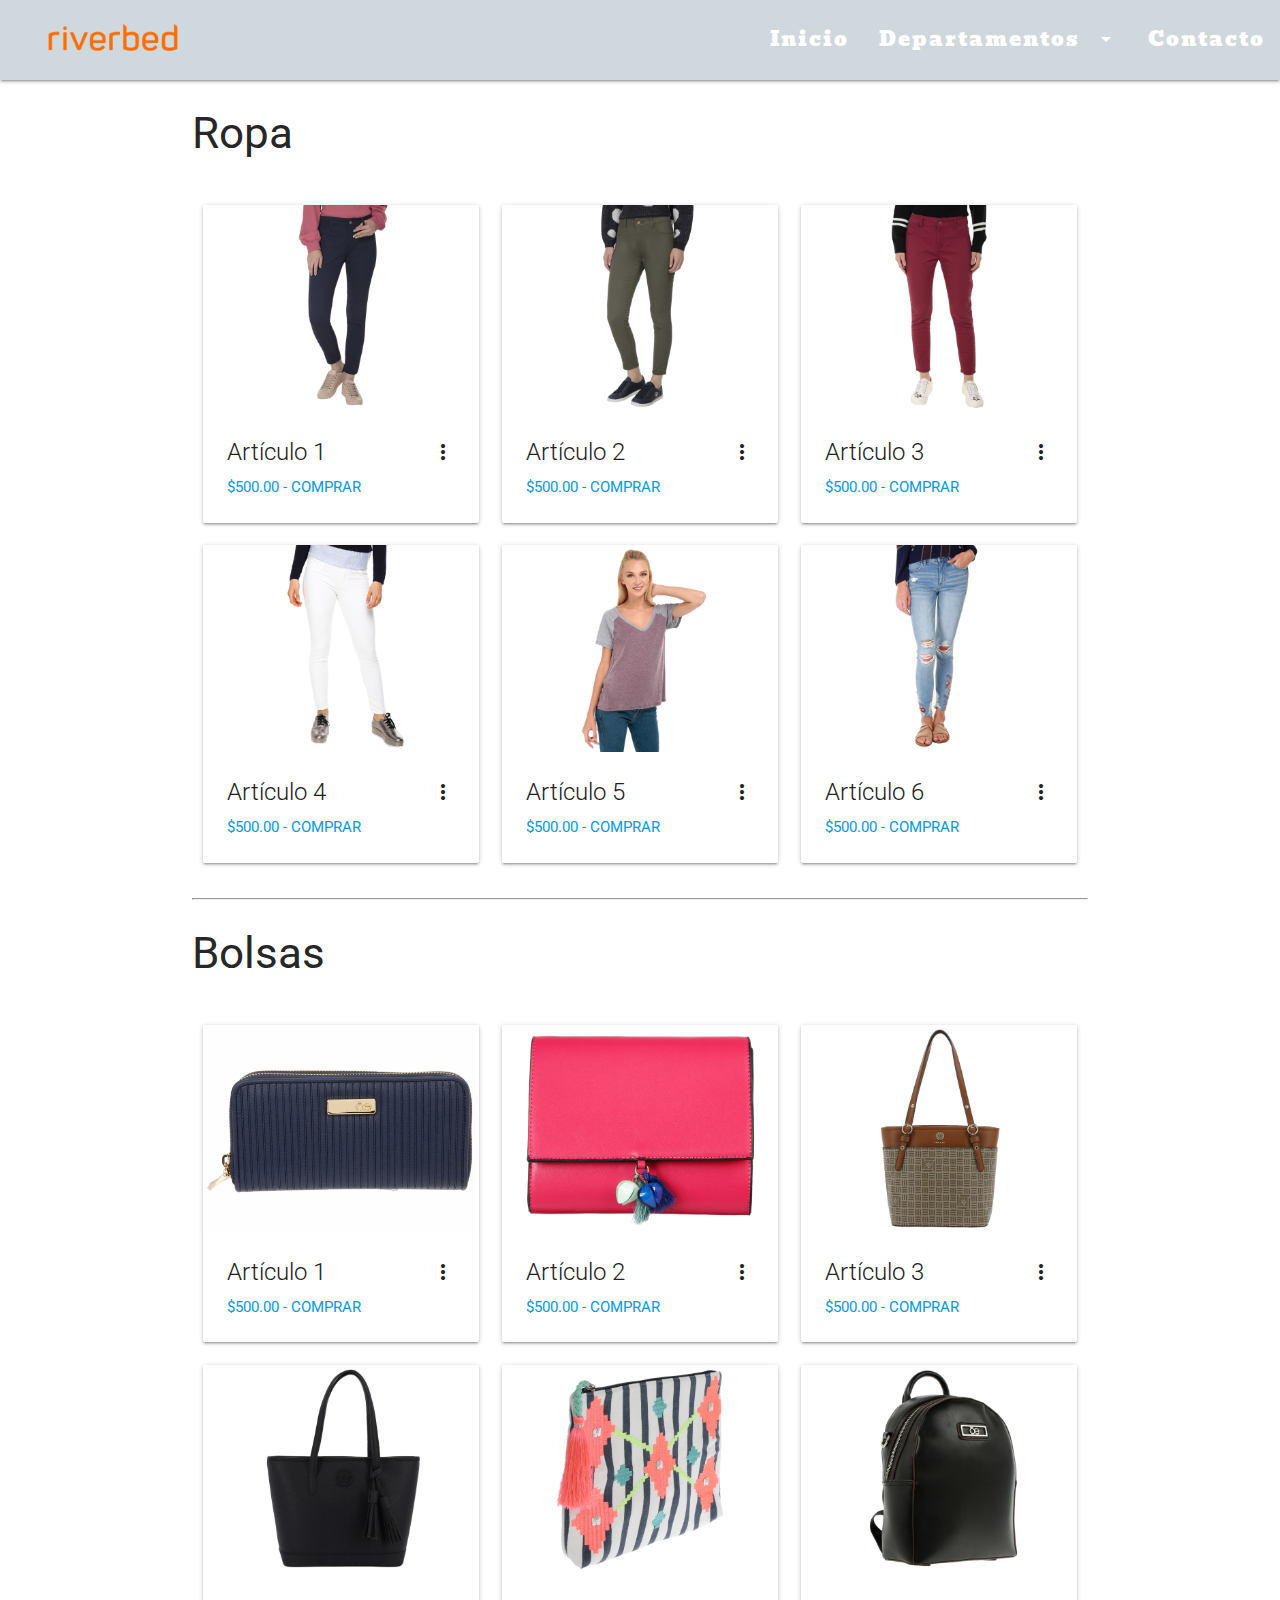
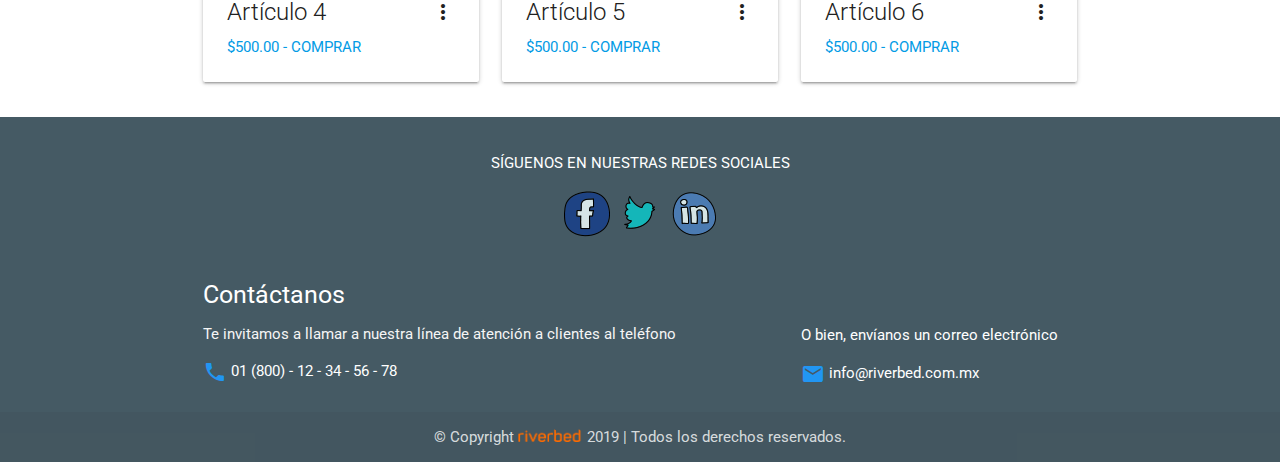
<file: ella.html>
<!DOCTYPE html>
<html lang="es">
<head>
	<meta charset="UTF-8">
	<title>Ella - Productos</title>
	<!-- Ponemos el icono -->
	<link rel="shortcut icon" type="img/ico" href="img/icono.ico">
	<!--Import Google Icon Font-->
	<link href="https://fonts.googleapis.com/icon?family=Material+Icons" rel="stylesheet">
	<!--Import materialize.css-->
	<link type="text/css" rel="stylesheet" href="css/materialize.min.css"  media="screen,projection"/>
	<!--Let browser know website is optimized for mobile-->
	<meta name="viewport" content="width=device-width, initial-scale=1.0"/>
	<!-- Nuestras Fuentes: -->
	<link href="https://fonts.googleapis.com/css?family=Bevan|Sigmar+One|Roboto" rel="stylesheet">
	<!-- Nuestros CSS: -->
	<link rel="stylesheet" href="css/style.css">
</head>
<body>

	<!-- Inicia el navbar: Mobile Collapse Button -->
	<nav>
		<!-- Cambiamos color de navbar: blue-grey-->
		<div class="nav-wrapper blue-grey lighten-4">
			<!-- Ponemos LOGO con ID en navbar: -->
			<a href="index.html" class="brand-logo"><img class="logo_img" src="img/logo.png" alt="Logo"></a>
			<a href="#" data-target="mobile-demo" class="sidenav-trigger"><i class="material-icons">menu</i></a>
			<!-- Cambiamos letra con la clase: bevan -->
			<ul class="right hide-on-med-and-down bevan">
				<!-- Cambiamos links y menú de navegación. PONER ACTIVE -->
				<li><a href="index.html">Inicio</a></li>
				<li><a class="dropdown-trigger" href="#!" data-target="dropdown1">Departamentos<i class="material-icons right">arrow_drop_down</i></a></li>
				<li><a href="contacto.html">Contacto</a></li>
			</ul>
		</div>
	</nav>

	<!-- Dropdown Structure de NAVBAR-->
	<ul id="dropdown1" class="dropdown-content">
	  <li class="active"><a href="#!">Ella</a></li>
	  <li><a href="zapatos.html">Zapatos</a></li>
	  <li><a href="ninos.html">Bebés y Niños</a></li>
	  <li><a href="deportes.html">Deportes</a></li>
	  <li><a href="#!">Cómputo y Electrónica</a></li>
	  <li><a href="#!">Relojes y Lentes</a></li>
	</ul>

	<!-- Side-Navbar -->
	<!-- Cambiamos letra con la clase: bevan -->
	<ul class="sidenav bevan" id="mobile-demo">
		<!-- Ponemos logo centrado en el sidenav -->
		<center><img class="logo_img" src="img/logo.png" alt="Logo"></center>
		<!-- Cambiamos links y menú de navegación. PONER ACTIVE -->
		<li><a href="index.html">Inicio</a></li>
		<li class="active"><a class="dropdown-trigger" href="#!" data-target="dropdown2">Departamentos<i class="material-icons right">arrow_drop_down</i></a></li>
		<li><a href="contacto.html">Contacto</a></li>
	</ul>

	<!-- Dropdown Structure de SIDE-NAVBAR-->
	<ul id="dropdown2" class="dropdown-content">
		<!-- Ponemos clase ACTIVE -->
	  <li class="active"><a href="#!">Ella</a></li>
	  <li><a href="zapatos.html">Zapatos</a></li>
	  <li><a href="ninos.html">Bebés y Niños</a></li>
	  <li><a href="deportes.html">Deportes</a></li>
	  <li><a href="#!">Cómputo y Electrónica</a></li>
	  <li><a href="#!">Relojes y Lentes</a></li>
	</ul>
	<!-- Termina el navbar -->

	<main>
		
		<div class="container">
			
			<h3>Ropa</h3>
			<br>
			<div class="row">
				
				<div class="col s12 m6 l4">
					<!-- Inicia CARD (ponemos clase: HOVERABLE) -->
					<div class="card hoverable">
					    <div class="card-image waves-effect waves-block waves-light">
					    	<!-- Cambiamos IMÁGENES -->
					      <img class="activator" src="img/ella/ropa/ropa1.jpg">
					    </div>
					    <div class="card-content">
					    	<!-- Cambiamos TÍTULO de card -->
					      <span class="card-title activator grey-text text-darken-4">Artículo 1<i class="material-icons right">more_vert</i></span>
					      <!-- Cambiamos LINK por PRECIO -->
					      <p><a href="#">$500.00 - COMPRAR</a></p>
					    </div>
					    <div class="card-reveal">
					    	<!-- Ponemos DESCRIPCIÓN -->
					      <span class="card-title grey-text text-darken-4">Descripción<i class="material-icons right">close</i></span>
					      <!-- Ponemos un LOREM20 -->
					      <p>Lorem ipsum dolor sit amet, consectetur adipisicing elit. Saepe beatae officia minus. Ea mollitia ipsa, perspiciatis ut alias dolore ullam.</p>
					    </div>
					  </div>
					<!-- Termina CARD -->
				</div>

				<div class="col s12 m6 l4">
					<!-- Inicia CARD (ponemos clase: HOVERABLE) -->
					<div class="card hoverable">
					    <div class="card-image waves-effect waves-block waves-light">
					    	<!-- Cambiamos IMÁGENES -->
					      <img class="activator" src="img/ella/ropa/ropa2.jpg">
					    </div>
					    <div class="card-content">
					    	<!-- Cambiamos TÍTULO de card -->
					      <span class="card-title activator grey-text text-darken-4">Artículo 2<i class="material-icons right">more_vert</i></span>
					      <!-- Cambiamos LINK por PRECIO -->
					      <p><a href="#">$500.00 - COMPRAR</a></p>
					    </div>
					    <div class="card-reveal">
					    	<!-- Ponemos DESCRIPCIÓN -->
					      <span class="card-title grey-text text-darken-4">Descripción<i class="material-icons right">close</i></span>
					      <!-- Ponemos un LOREM20 -->
					      <p>Lorem ipsum dolor sit amet, consectetur adipisicing elit. Saepe beatae officia minus. Ea mollitia ipsa, perspiciatis ut alias dolore ullam.</p>
					    </div>
					  </div>
					<!-- Termina CARD -->
				</div>

				<div class="col s12 m6 l4">
					<!-- Inicia CARD (ponemos clase: HOVERABLE) -->
					<div class="card hoverable">
					    <div class="card-image waves-effect waves-block waves-light">
					    	<!-- Cambiamos IMÁGENES -->
					      <img class="activator" src="img/ella/ropa/ropa3.jpg">
					    </div>
					    <div class="card-content">
					    	<!-- Cambiamos TÍTULO de card -->
					      <span class="card-title activator grey-text text-darken-4">Artículo 3<i class="material-icons right">more_vert</i></span>
					      <!-- Cambiamos LINK por PRECIO -->
					      <p><a href="#">$500.00 - COMPRAR</a></p>
					    </div>
					    <div class="card-reveal">
					    	<!-- Ponemos DESCRIPCIÓN -->
					      <span class="card-title grey-text text-darken-4">Descripción<i class="material-icons right">close</i></span>
					      <!-- Ponemos un LOREM20 -->
					      <p>Lorem ipsum dolor sit amet, consectetur adipisicing elit. Saepe beatae officia minus. Ea mollitia ipsa, perspiciatis ut alias dolore ullam.</p>
					    </div>
					  </div>
					<!-- Termina CARD -->
				</div>

				<div class="col s12 m6 l4">
					<!-- Inicia CARD (ponemos clase: HOVERABLE) -->
					<div class="card hoverable">
					    <div class="card-image waves-effect waves-block waves-light">
					    	<!-- Cambiamos IMÁGENES -->
					      <img class="activator" src="img/ella/ropa/ropa4.jpg">
					    </div>
					    <div class="card-content">
					    	<!-- Cambiamos TÍTULO de card -->
					      <span class="card-title activator grey-text text-darken-4">Artículo 4<i class="material-icons right">more_vert</i></span>
					      <!-- Cambiamos LINK por PRECIO -->
					      <p><a href="#">$500.00 - COMPRAR</a></p>
					    </div>
					    <div class="card-reveal">
					    	<!-- Ponemos DESCRIPCIÓN -->
					      <span class="card-title grey-text text-darken-4">Descripción<i class="material-icons right">close</i></span>
					      <!-- Ponemos un LOREM20 -->
					      <p>Lorem ipsum dolor sit amet, consectetur adipisicing elit. Saepe beatae officia minus. Ea mollitia ipsa, perspiciatis ut alias dolore ullam.</p>
					    </div>
					  </div>
					<!-- Termina CARD -->
				</div>

				<div class="col s12 m6 l4">
					<!-- Inicia CARD (ponemos clase: HOVERABLE) -->
					<div class="card hoverable">
					    <div class="card-image waves-effect waves-block waves-light">
					    	<!-- Cambiamos IMÁGENES -->
					      <img class="activator" src="img/ella/ropa/ropa5.jpg">
					    </div>
					    <div class="card-content">
					    	<!-- Cambiamos TÍTULO de card -->
					      <span class="card-title activator grey-text text-darken-4">Artículo 5<i class="material-icons right">more_vert</i></span>
					      <!-- Cambiamos LINK por PRECIO -->
					      <p><a href="#">$500.00 - COMPRAR</a></p>
					    </div>
					    <div class="card-reveal">
					    	<!-- Ponemos DESCRIPCIÓN -->
					      <span class="card-title grey-text text-darken-4">Descripción<i class="material-icons right">close</i></span>
					      <!-- Ponemos un LOREM20 -->
					      <p>Lorem ipsum dolor sit amet, consectetur adipisicing elit. Saepe beatae officia minus. Ea mollitia ipsa, perspiciatis ut alias dolore ullam.</p>
					    </div>
					  </div>
					<!-- Termina CARD -->
				</div>

				<div class="col s12 m6 l4">
					<!-- Inicia CARD (ponemos clase: HOVERABLE) -->
					<div class="card hoverable">
					    <div class="card-image waves-effect waves-block waves-light">
					    	<!-- Cambiamos IMÁGENES -->
					      <img class="activator" src="img/ella/ropa/ropa6.jpg">
					    </div>
					    <div class="card-content">
					    	<!-- Cambiamos TÍTULO de card -->
					      <span class="card-title activator grey-text text-darken-4">Artículo 6<i class="material-icons right">more_vert</i></span>
					      <!-- Cambiamos LINK por PRECIO -->
					      <p><a href="#">$500.00 - COMPRAR</a></p>
					    </div>
					    <div class="card-reveal">
					    	<!-- Ponemos DESCRIPCIÓN -->
					      <span class="card-title grey-text text-darken-4">Descripción<i class="material-icons right">close</i></span>
					      <!-- Ponemos un LOREM20 -->
					      <p>Lorem ipsum dolor sit amet, consectetur adipisicing elit. Saepe beatae officia minus. Ea mollitia ipsa, perspiciatis ut alias dolore ullam.</p>
					    </div>
					  </div>
					<!-- Termina CARD -->
				</div>

			</div>

			<hr> <!--Ponemos HR para DIVIDIR sección-->

			<h3>Bolsas</h3>
			<br>
			<div class="row">
				
				<div class="col s12 m6 l4">
					<!-- Inicia CARD (ponemos clase: HOVERABLE) -->
					<div class="card hoverable">
					    <div class="card-image waves-effect waves-block waves-light">
					    	<!-- Cambiamos IMÁGENES -->
					      <img class="activator" src="img/ella/bolsas/bolsa1.jpg">
					    </div>
					    <div class="card-content">
					    	<!-- Cambiamos TÍTULO de card -->
					      <span class="card-title activator grey-text text-darken-4">Artículo 1<i class="material-icons right">more_vert</i></span>
					      <!-- Cambiamos LINK por PRECIO -->
					      <p><a href="#">$500.00 - COMPRAR</a></p>
					    </div>
					    <div class="card-reveal">
					    	<!-- Ponemos DESCRIPCIÓN -->
					      <span class="card-title grey-text text-darken-4">Descripción<i class="material-icons right">close</i></span>
					      <!-- Ponemos un LOREM20 -->
					      <p>Lorem ipsum dolor sit amet, consectetur adipisicing elit. Saepe beatae officia minus. Ea mollitia ipsa, perspiciatis ut alias dolore ullam.</p>
					    </div>
					  </div>
					<!-- Termina CARD -->
				</div>

				<div class="col s12 m6 l4">
					<!-- Inicia CARD (ponemos clase: HOVERABLE) -->
					<div class="card hoverable">
					    <div class="card-image waves-effect waves-block waves-light">
					    	<!-- Cambiamos IMÁGENES -->
					      <img class="activator" src="img/ella/bolsas/bolsa2.jpg">
					    </div>
					    <div class="card-content">
					    	<!-- Cambiamos TÍTULO de card -->
					      <span class="card-title activator grey-text text-darken-4">Artículo 2<i class="material-icons right">more_vert</i></span>
					      <!-- Cambiamos LINK por PRECIO -->
					      <p><a href="#">$500.00 - COMPRAR</a></p>
					    </div>
					    <div class="card-reveal">
					    	<!-- Ponemos DESCRIPCIÓN -->
					      <span class="card-title grey-text text-darken-4">Descripción<i class="material-icons right">close</i></span>
					      <!-- Ponemos un LOREM20 -->
					      <p>Lorem ipsum dolor sit amet, consectetur adipisicing elit. Saepe beatae officia minus. Ea mollitia ipsa, perspiciatis ut alias dolore ullam.</p>
					    </div>
					  </div>
					<!-- Termina CARD -->
				</div>

				<div class="col s12 m6 l4">
					<!-- Inicia CARD (ponemos clase: HOVERABLE) -->
					<div class="card hoverable">
					    <div class="card-image waves-effect waves-block waves-light">
					    	<!-- Cambiamos IMÁGENES -->
					      <img class="activator" src="img/ella/bolsas/bolsa3.jpg">
					    </div>
					    <div class="card-content">
					    	<!-- Cambiamos TÍTULO de card -->
					      <span class="card-title activator grey-text text-darken-4">Artículo 3<i class="material-icons right">more_vert</i></span>
					      <!-- Cambiamos LINK por PRECIO -->
					      <p><a href="#">$500.00 - COMPRAR</a></p>
					    </div>
					    <div class="card-reveal">
					    	<!-- Ponemos DESCRIPCIÓN -->
					      <span class="card-title grey-text text-darken-4">Descripción<i class="material-icons right">close</i></span>
					      <!-- Ponemos un LOREM20 -->
					      <p>Lorem ipsum dolor sit amet, consectetur adipisicing elit. Saepe beatae officia minus. Ea mollitia ipsa, perspiciatis ut alias dolore ullam.</p>
					    </div>
					  </div>
					<!-- Termina CARD -->
				</div>

				<div class="col s12 m6 l4">
					<!-- Inicia CARD (ponemos clase: HOVERABLE) -->
					<div class="card hoverable">
					    <div class="card-image waves-effect waves-block waves-light">
					    	<!-- Cambiamos IMÁGENES -->
					      <img class="activator" src="img/ella/bolsas/bolsa4.jpg">
					    </div>
					    <div class="card-content">
					    	<!-- Cambiamos TÍTULO de card -->
					      <span class="card-title activator grey-text text-darken-4">Artículo 4<i class="material-icons right">more_vert</i></span>
					      <!-- Cambiamos LINK por PRECIO -->
					      <p><a href="#">$500.00 - COMPRAR</a></p>
					    </div>
					    <div class="card-reveal">
					    	<!-- Ponemos DESCRIPCIÓN -->
					      <span class="card-title grey-text text-darken-4">Descripción<i class="material-icons right">close</i></span>
					      <!-- Ponemos un LOREM20 -->
					      <p>Lorem ipsum dolor sit amet, consectetur adipisicing elit. Saepe beatae officia minus. Ea mollitia ipsa, perspiciatis ut alias dolore ullam.</p>
					    </div>
					  </div>
					<!-- Termina CARD -->
				</div>

				<div class="col s12 m6 l4">
					<!-- Inicia CARD (ponemos clase: HOVERABLE) -->
					<div class="card hoverable">
					    <div class="card-image waves-effect waves-block waves-light">
					    	<!-- Cambiamos IMÁGENES -->
					      <img class="activator" src="img/ella/bolsas/bolsa5.jpg">
					    </div>
					    <div class="card-content">
					    	<!-- Cambiamos TÍTULO de card -->
					      <span class="card-title activator grey-text text-darken-4">Artículo 5<i class="material-icons right">more_vert</i></span>
					      <!-- Cambiamos LINK por PRECIO -->
					      <p><a href="#">$500.00 - COMPRAR</a></p>
					    </div>
					    <div class="card-reveal">
					    	<!-- Ponemos DESCRIPCIÓN -->
					      <span class="card-title grey-text text-darken-4">Descripción<i class="material-icons right">close</i></span>
					      <!-- Ponemos un LOREM20 -->
					      <p>Lorem ipsum dolor sit amet, consectetur adipisicing elit. Saepe beatae officia minus. Ea mollitia ipsa, perspiciatis ut alias dolore ullam.</p>
					    </div>
					  </div>
					<!-- Termina CARD -->
				</div>

				<div class="col s12 m6 l4">
					<!-- Inicia CARD (ponemos clase: HOVERABLE) -->
					<div class="card hoverable">
					    <div class="card-image waves-effect waves-block waves-light">
					    	<!-- Cambiamos IMÁGENES -->
					      <img class="activator" src="img/ella/bolsas/bolsa6.jpg">
					    </div>
					    <div class="card-content">
					    	<!-- Cambiamos TÍTULO de card -->
					      <span class="card-title activator grey-text text-darken-4">Artículo 6<i class="material-icons right">more_vert</i></span>
					      <!-- Cambiamos LINK por PRECIO -->
					      <p><a href="#">$500.00 - COMPRAR</a></p>
					    </div>
					    <div class="card-reveal">
					    	<!-- Ponemos DESCRIPCIÓN -->
					      <span class="card-title grey-text text-darken-4">Descripción<i class="material-icons right">close</i></span>
					      <!-- Ponemos un LOREM20 -->
					      <p>Lorem ipsum dolor sit amet, consectetur adipisicing elit. Saepe beatae officia minus. Ea mollitia ipsa, perspiciatis ut alias dolore ullam.</p>
					    </div>
					  </div>
					<!-- Termina CARD -->
				</div>

			</div>

		</div>

	</main>

	<!-- Inicia el footer -->
	<!-- Cambiamos color de footer: blue-grey darken-2 -->
	<footer class="page-footer blue-grey darken-2">
		<div class="container">
			<!-- Agregamos redes sociales -->
			<div class="row">
				<div class="col s12">
					<center><p>SÍGUENOS EN NUESTRAS REDES SOCIALES</p></center>
				</div>
				<!-- Ponemos imagenes centradas con link y target-->
				<div class="col s12">
					<center>
						<a href="http://facebook.com" target="_blank"><img src="img/icons8-facebook-circled-48.png" alt="Facebook"></a>
						<a href="http://twitter.com" target="_blank"><img src="img/icons8-twitter-48.png" alt="Twitter"></a>
						<a href="http://linkedin.com" target="_blank"><img src="img/icons8-linkedin-circled-48.png" alt="Linkedin"></a>
					</center>								
				</div>
			</div>
			<!-- Agregamos medios de contacto --> <!-- Agrego id:"contactos" solo para posicionamiento del botón flotante -->
			<div class="row" id="contactos">
				<!-- Teléfono (pongo clase blue-text al icono) ... Ponemos etiqueta <a> con href especial-->
				<div class="col l8 s12">
					<h5 class="white-text">Contáctanos</h5>
					<p class="grey-text text-lighten-4">Te invitamos a llamar a nuestra línea de atención a clientes al teléfono</p>
					<i class="material-icons blue-text">phone</i><a class="contacto" href="tel:01(800) 12345678"> 01 (800) - 12 - 34 - 56 - 78</a>
				</div>
				<!-- Correo (pongo clase blue-text al icono) ... Ponemos etiqueta <a> con href especial-->
				<div class="col l4 s12">
					<br><br>
					<p>O bien, envíanos un correo electrónico</p>
					<i class="material-icons blue-text">email</i> <a href="mailto:info@riverbed.com.mx" class="contacto">info@riverbed.com.mx</a>
				</div>
			</div>
		</div>
		<div class="footer-copyright">
			<div class="container">
				<!-- Insertamos LOGO en el FOOTER -->
				<center>© Copyright <img src="img/footer_logo.png" alt="logo" height="13"> 2019 | Todos los derechos reservados.</center>
			</div>
		</div>
	</footer>
	<!-- Termina el footer -->
	
</body>

<!-- JQuery debe ir a PRINCIPIO-->
<script type="text/javascript" src="js/jquery-3.3.1.min.js"></script> 
<script type="text/javascript" src="js/materialize.min.js"></script>
<script type="text/javascript" src="js/app.js"></script>

</html>
</file>
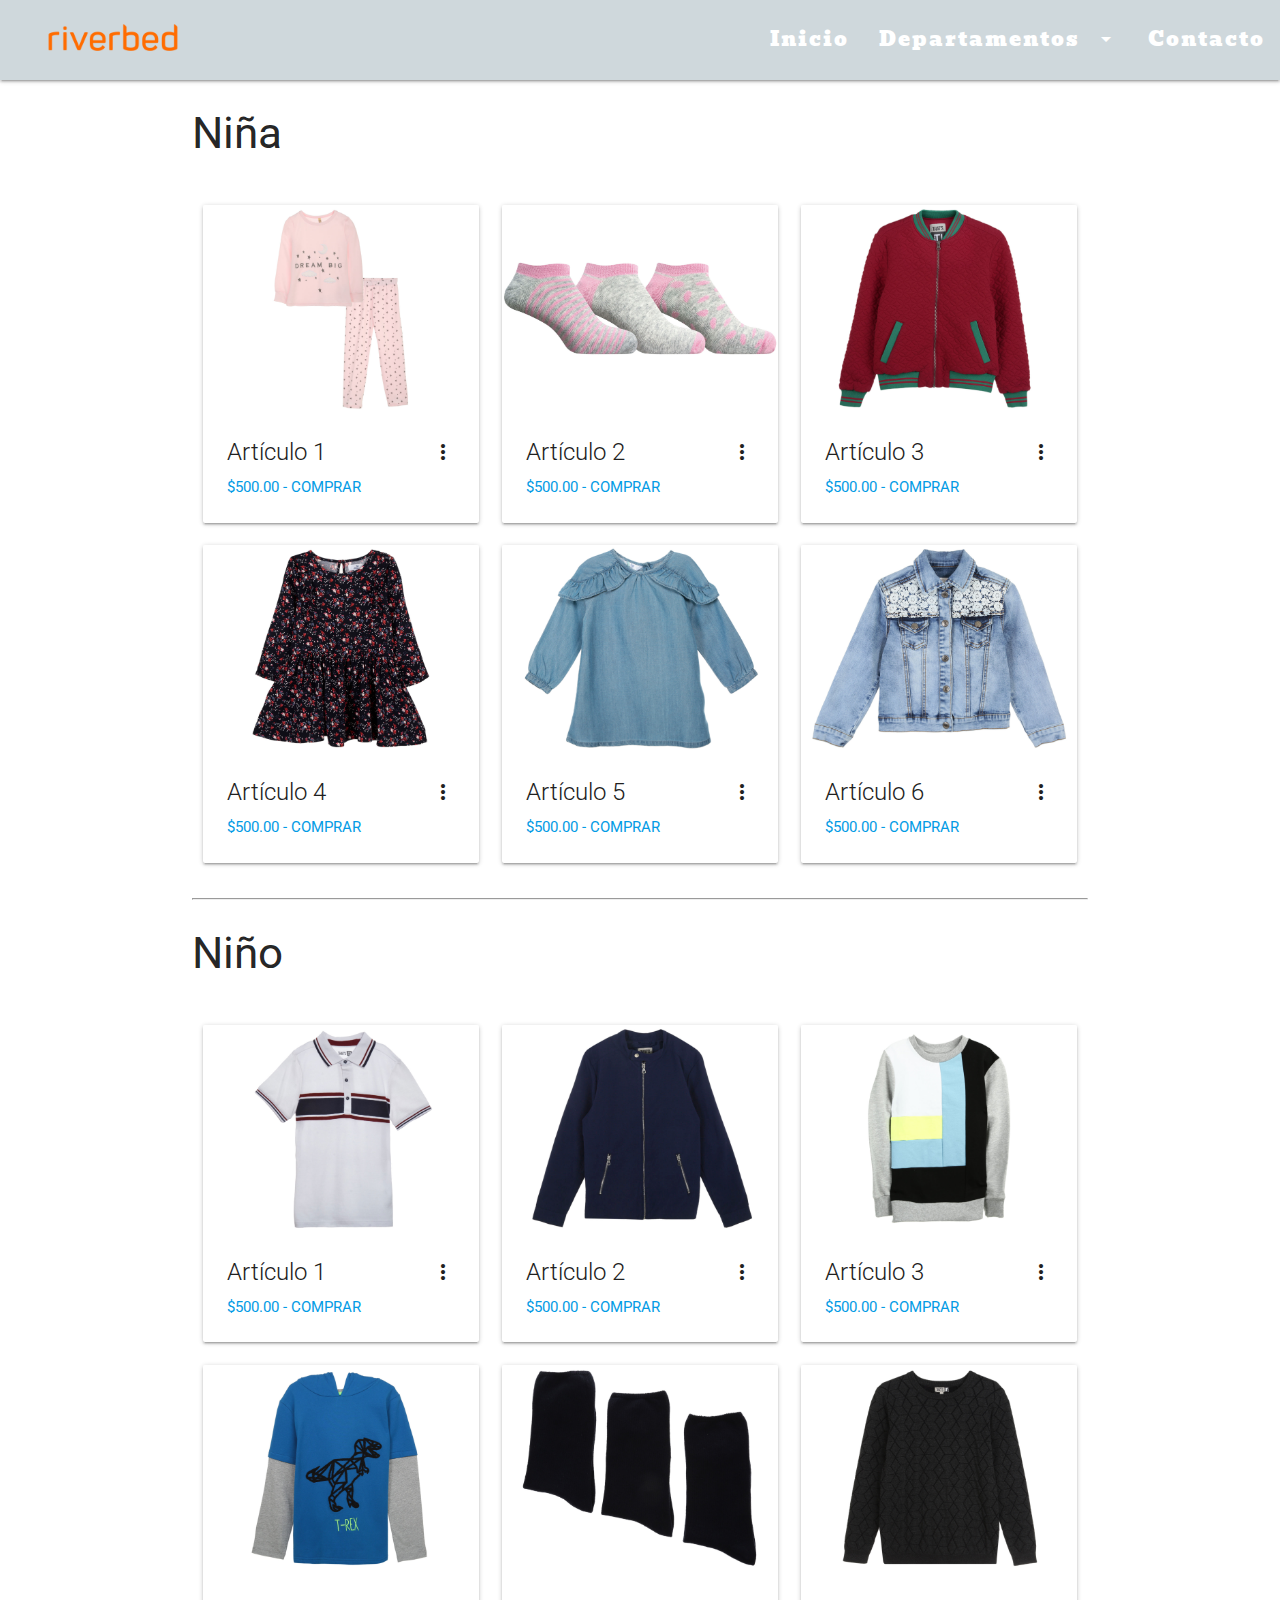
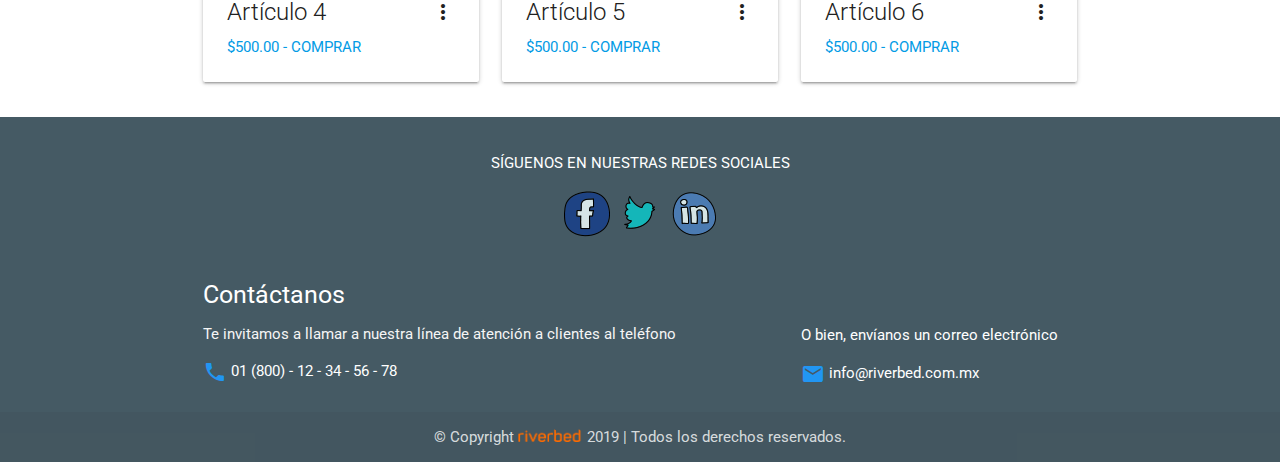
<file: ninos.html>
<!DOCTYPE html>
<html lang="es">
<head>
	<meta charset="UTF-8">
	<title>Bebés y Niños - Productos</title>
	<!-- Ponemos el icono -->
	<link rel="shortcut icon" type="img/ico" href="img/icono.ico">
	<!--Import Google Icon Font-->
	<link href="https://fonts.googleapis.com/icon?family=Material+Icons" rel="stylesheet">
	<!--Import materialize.css-->
	<link type="text/css" rel="stylesheet" href="css/materialize.min.css"  media="screen,projection"/>
	<!--Let browser know website is optimized for mobile-->
	<meta name="viewport" content="width=device-width, initial-scale=1.0"/>
	<!-- Nuestras Fuentes: -->
	<link href="https://fonts.googleapis.com/css?family=Bevan|Sigmar+One|Roboto" rel="stylesheet">
	<!-- Nuestros CSS: -->
	<link rel="stylesheet" href="css/style.css">
</head>
<body>

	<!-- Inicia el navbar: Mobile Collapse Button -->
	<nav>
		<!-- Cambiamos color de navbar: blue-grey-->
		<div class="nav-wrapper blue-grey lighten-4">
			<!-- Ponemos LOGO con ID en navbar: -->
			<a href="index.html" class="brand-logo"><img class="logo_img" src="img/logo.png" alt="Logo"></a>
			<a href="#" data-target="mobile-demo" class="sidenav-trigger"><i class="material-icons">menu</i></a>
			<!-- Cambiamos letra con la clase: bevan -->
			<ul class="right hide-on-med-and-down bevan">
				<!-- Cambiamos links y menú de navegación. PONER ACTIVE -->
				<li><a href="index.html">Inicio</a></li>
				<li><a class="dropdown-trigger" href="#!" data-target="dropdown1">Departamentos<i class="material-icons right">arrow_drop_down</i></a></li>
				<li><a href="contacto.html">Contacto</a></li>
			</ul>
		</div>
	</nav>

	<!-- Dropdown Structure de NAVBAR-->
	<ul id="dropdown1" class="dropdown-content">
		<!-- Ponemos clase ACTIVE -->
	  <li><a href="ella.html">Ella</a></li>
	  <li><a href="zapatos.html">Zapatos</a></li>
	  <li class="active"><a href="#!">Bebés y Niños</a></li>
	  <li><a href="deportes.html">Deportes</a></li>
	  <li><a href="#!">Cómputo y Electrónica</a></li>
	  <li><a href="#!">Relojes y Lentes</a></li>
	</ul>

	<!-- Side-Navbar -->
	<!-- Cambiamos letra con la clase: bevan -->
	<ul class="sidenav bevan" id="mobile-demo">
		<!-- Ponemos logo centrado en el sidenav -->
		<center><img class="logo_img" src="img/logo.png" alt="Logo"></center>
		<!-- Cambiamos links y menú de navegación. PONER ACTIVE -->
		<li><a href="index.html">Inicio</a></li>
		<li class="active"><a class="dropdown-trigger" href="#!" data-target="dropdown2">Departamentos<i class="material-icons right">arrow_drop_down</i></a></li>
		<li><a href="contacto.html">Contacto</a></li>
	</ul>

	<!-- Dropdown Structure de SIDE-NAVBAR-->
	<ul id="dropdown2" class="dropdown-content">
	  <li><a href="ella.html">Ella</a></li>
	  <li><a href="zapatos.html">Zapatos</a></li>
	  <li class="active"><a href="#!">Bebés y Niños</a></li>
	  <li><a href="deportes.html">Deportes</a></li>
	  <li><a href="#!">Cómputo y Electrónica</a></li>
	  <li><a href="#!">Relojes y Lentes</a></li>
	</ul>
	<!-- Termina el navbar -->

	<main>
		
		<div class="container">
			
			<h3>Niña</h3>
			<br>
			<div class="row">
				
				<div class="col s12 m6 l4">
					<!-- Inicia CARD (ponemos clase: HOVERABLE) -->
					<div class="card hoverable">
					    <div class="card-image waves-effect waves-block waves-light">
					    	<!-- Cambiamos IMÁGENES -->
					      <img class="activator" src="img/ninos/nina/nina1.jpg">
					    </div>
					    <div class="card-content">
					    	<!-- Cambiamos TÍTULO de card -->
					      <span class="card-title activator grey-text text-darken-4">Artículo 1<i class="material-icons right">more_vert</i></span>
					      <!-- Cambiamos LINK por PRECIO -->
					      <p><a href="#">$500.00 - COMPRAR</a></p>
					    </div>
					    <div class="card-reveal">
					    	<!-- Ponemos DESCRIPCIÓN -->
					      <span class="card-title grey-text text-darken-4">Descripción<i class="material-icons right">close</i></span>
					      <!-- Ponemos un LOREM20 -->
					      <p>Lorem ipsum dolor sit amet, consectetur adipisicing elit. Saepe beatae officia minus. Ea mollitia ipsa, perspiciatis ut alias dolore ullam.</p>
					    </div>
					  </div>
					<!-- Termina CARD -->
				</div>

				<div class="col s12 m6 l4">
					<!-- Inicia CARD (ponemos clase: HOVERABLE) -->
					<div class="card hoverable">
					    <div class="card-image waves-effect waves-block waves-light">
					    	<!-- Cambiamos IMÁGENES -->
					      <img class="activator" src="img/ninos/nina/nina2.jpg">
					    </div>
					    <div class="card-content">
					    	<!-- Cambiamos TÍTULO de card -->
					      <span class="card-title activator grey-text text-darken-4">Artículo 2<i class="material-icons right">more_vert</i></span>
					      <!-- Cambiamos LINK por PRECIO -->
					      <p><a href="#">$500.00 - COMPRAR</a></p>
					    </div>
					    <div class="card-reveal">
					    	<!-- Ponemos DESCRIPCIÓN -->
					      <span class="card-title grey-text text-darken-4">Descripción<i class="material-icons right">close</i></span>
					      <!-- Ponemos un LOREM20 -->
					      <p>Lorem ipsum dolor sit amet, consectetur adipisicing elit. Saepe beatae officia minus. Ea mollitia ipsa, perspiciatis ut alias dolore ullam.</p>
					    </div>
					  </div>
					<!-- Termina CARD -->
				</div>

				<div class="col s12 m6 l4">
					<!-- Inicia CARD (ponemos clase: HOVERABLE) -->
					<div class="card hoverable">
					    <div class="card-image waves-effect waves-block waves-light">
					    	<!-- Cambiamos IMÁGENES -->
					      <img class="activator" src="img/ninos/nina/nina3.jpg">
					    </div>
					    <div class="card-content">
					    	<!-- Cambiamos TÍTULO de card -->
					      <span class="card-title activator grey-text text-darken-4">Artículo 3<i class="material-icons right">more_vert</i></span>
					      <!-- Cambiamos LINK por PRECIO -->
					      <p><a href="#">$500.00 - COMPRAR</a></p>
					    </div>
					    <div class="card-reveal">
					    	<!-- Ponemos DESCRIPCIÓN -->
					      <span class="card-title grey-text text-darken-4">Descripción<i class="material-icons right">close</i></span>
					      <!-- Ponemos un LOREM20 -->
					      <p>Lorem ipsum dolor sit amet, consectetur adipisicing elit. Saepe beatae officia minus. Ea mollitia ipsa, perspiciatis ut alias dolore ullam.</p>
					    </div>
					  </div>
					<!-- Termina CARD -->
				</div>

				<div class="col s12 m6 l4">
					<!-- Inicia CARD (ponemos clase: HOVERABLE) -->
					<div class="card hoverable">
					    <div class="card-image waves-effect waves-block waves-light">
					    	<!-- Cambiamos IMÁGENES -->
					      <img class="activator" src="img/ninos/nina/nina4.jpg">
					    </div>
					    <div class="card-content">
					    	<!-- Cambiamos TÍTULO de card -->
					      <span class="card-title activator grey-text text-darken-4">Artículo 4<i class="material-icons right">more_vert</i></span>
					      <!-- Cambiamos LINK por PRECIO -->
					      <p><a href="#">$500.00 - COMPRAR</a></p>
					    </div>
					    <div class="card-reveal">
					    	<!-- Ponemos DESCRIPCIÓN -->
					      <span class="card-title grey-text text-darken-4">Descripción<i class="material-icons right">close</i></span>
					      <!-- Ponemos un LOREM20 -->
					      <p>Lorem ipsum dolor sit amet, consectetur adipisicing elit. Saepe beatae officia minus. Ea mollitia ipsa, perspiciatis ut alias dolore ullam.</p>
					    </div>
					  </div>
					<!-- Termina CARD -->
				</div>

				<div class="col s12 m6 l4">
					<!-- Inicia CARD (ponemos clase: HOVERABLE) -->
					<div class="card hoverable">
					    <div class="card-image waves-effect waves-block waves-light">
					    	<!-- Cambiamos IMÁGENES -->
					      <img class="activator" src="img/ninos/nina/nina5.jpg">
					    </div>
					    <div class="card-content">
					    	<!-- Cambiamos TÍTULO de card -->
					      <span class="card-title activator grey-text text-darken-4">Artículo 5<i class="material-icons right">more_vert</i></span>
					      <!-- Cambiamos LINK por PRECIO -->
					      <p><a href="#">$500.00 - COMPRAR</a></p>
					    </div>
					    <div class="card-reveal">
					    	<!-- Ponemos DESCRIPCIÓN -->
					      <span class="card-title grey-text text-darken-4">Descripción<i class="material-icons right">close</i></span>
					      <!-- Ponemos un LOREM20 -->
					      <p>Lorem ipsum dolor sit amet, consectetur adipisicing elit. Saepe beatae officia minus. Ea mollitia ipsa, perspiciatis ut alias dolore ullam.</p>
					    </div>
					  </div>
					<!-- Termina CARD -->
				</div>

				<div class="col s12 m6 l4">
					<!-- Inicia CARD (ponemos clase: HOVERABLE) -->
					<div class="card hoverable">
					    <div class="card-image waves-effect waves-block waves-light">
					    	<!-- Cambiamos IMÁGENES -->
					      <img class="activator" src="img/ninos/nina/nina6.jpg">
					    </div>
					    <div class="card-content">
					    	<!-- Cambiamos TÍTULO de card -->
					      <span class="card-title activator grey-text text-darken-4">Artículo 6<i class="material-icons right">more_vert</i></span>
					      <!-- Cambiamos LINK por PRECIO -->
					      <p><a href="#">$500.00 - COMPRAR</a></p>
					    </div>
					    <div class="card-reveal">
					    	<!-- Ponemos DESCRIPCIÓN -->
					      <span class="card-title grey-text text-darken-4">Descripción<i class="material-icons right">close</i></span>
					      <!-- Ponemos un LOREM20 -->
					      <p>Lorem ipsum dolor sit amet, consectetur adipisicing elit. Saepe beatae officia minus. Ea mollitia ipsa, perspiciatis ut alias dolore ullam.</p>
					    </div>
					  </div>
					<!-- Termina CARD -->
				</div>

			</div>

			<hr> <!--Ponemos HR para DIVIDIR sección-->

			<h3>Niño</h3>
			<br>
			<div class="row">
				
				<div class="col s12 m6 l4">
					<!-- Inicia CARD (ponemos clase: HOVERABLE) -->
					<div class="card hoverable">
					    <div class="card-image waves-effect waves-block waves-light">
					    	<!-- Cambiamos IMÁGENES -->
					      <img class="activator" src="img/ninos/nino/nino1.jpg">
					    </div>
					    <div class="card-content">
					    	<!-- Cambiamos TÍTULO de card -->
					      <span class="card-title activator grey-text text-darken-4">Artículo 1<i class="material-icons right">more_vert</i></span>
					      <!-- Cambiamos LINK por PRECIO -->
					      <p><a href="#">$500.00 - COMPRAR</a></p>
					    </div>
					    <div class="card-reveal">
					    	<!-- Ponemos DESCRIPCIÓN -->
					      <span class="card-title grey-text text-darken-4">Descripción<i class="material-icons right">close</i></span>
					      <!-- Ponemos un LOREM20 -->
					      <p>Lorem ipsum dolor sit amet, consectetur adipisicing elit. Saepe beatae officia minus. Ea mollitia ipsa, perspiciatis ut alias dolore ullam.</p>
					    </div>
					  </div>
					<!-- Termina CARD -->
				</div>

				<div class="col s12 m6 l4">
					<!-- Inicia CARD (ponemos clase: HOVERABLE) -->
					<div class="card hoverable">
					    <div class="card-image waves-effect waves-block waves-light">
					    	<!-- Cambiamos IMÁGENES -->
					      <img class="activator" src="img/ninos/nino/nino2.jpg">
					    </div>
					    <div class="card-content">
					    	<!-- Cambiamos TÍTULO de card -->
					      <span class="card-title activator grey-text text-darken-4">Artículo 2<i class="material-icons right">more_vert</i></span>
					      <!-- Cambiamos LINK por PRECIO -->
					      <p><a href="#">$500.00 - COMPRAR</a></p>
					    </div>
					    <div class="card-reveal">
					    	<!-- Ponemos DESCRIPCIÓN -->
					      <span class="card-title grey-text text-darken-4">Descripción<i class="material-icons right">close</i></span>
					      <!-- Ponemos un LOREM20 -->
					      <p>Lorem ipsum dolor sit amet, consectetur adipisicing elit. Saepe beatae officia minus. Ea mollitia ipsa, perspiciatis ut alias dolore ullam.</p>
					    </div>
					  </div>
					<!-- Termina CARD -->
				</div>

				<div class="col s12 m6 l4">
					<!-- Inicia CARD (ponemos clase: HOVERABLE) -->
					<div class="card hoverable">
					    <div class="card-image waves-effect waves-block waves-light">
					    	<!-- Cambiamos IMÁGENES -->
					      <img class="activator" src="img/ninos/nino/nino3.jpg">
					    </div>
					    <div class="card-content">
					    	<!-- Cambiamos TÍTULO de card -->
					      <span class="card-title activator grey-text text-darken-4">Artículo 3<i class="material-icons right">more_vert</i></span>
					      <!-- Cambiamos LINK por PRECIO -->
					      <p><a href="#">$500.00 - COMPRAR</a></p>
					    </div>
					    <div class="card-reveal">
					    	<!-- Ponemos DESCRIPCIÓN -->
					      <span class="card-title grey-text text-darken-4">Descripción<i class="material-icons right">close</i></span>
					      <!-- Ponemos un LOREM20 -->
					      <p>Lorem ipsum dolor sit amet, consectetur adipisicing elit. Saepe beatae officia minus. Ea mollitia ipsa, perspiciatis ut alias dolore ullam.</p>
					    </div>
					  </div>
					<!-- Termina CARD -->
				</div>

				<div class="col s12 m6 l4">
					<!-- Inicia CARD (ponemos clase: HOVERABLE) -->
					<div class="card hoverable">
					    <div class="card-image waves-effect waves-block waves-light">
					    	<!-- Cambiamos IMÁGENES -->
					      <img class="activator" src="img/ninos/nino/nino4.jpg">
					    </div>
					    <div class="card-content">
					    	<!-- Cambiamos TÍTULO de card -->
					      <span class="card-title activator grey-text text-darken-4">Artículo 4<i class="material-icons right">more_vert</i></span>
					      <!-- Cambiamos LINK por PRECIO -->
					      <p><a href="#">$500.00 - COMPRAR</a></p>
					    </div>
					    <div class="card-reveal">
					    	<!-- Ponemos DESCRIPCIÓN -->
					      <span class="card-title grey-text text-darken-4">Descripción<i class="material-icons right">close</i></span>
					      <!-- Ponemos un LOREM20 -->
					      <p>Lorem ipsum dolor sit amet, consectetur adipisicing elit. Saepe beatae officia minus. Ea mollitia ipsa, perspiciatis ut alias dolore ullam.</p>
					    </div>
					  </div>
					<!-- Termina CARD -->
				</div>

				<div class="col s12 m6 l4">
					<!-- Inicia CARD (ponemos clase: HOVERABLE) -->
					<div class="card hoverable">
					    <div class="card-image waves-effect waves-block waves-light">
					    	<!-- Cambiamos IMÁGENES -->
					      <img class="activator" src="img/ninos/nino/nino5.jpg">
					    </div>
					    <div class="card-content">
					    	<!-- Cambiamos TÍTULO de card -->
					      <span class="card-title activator grey-text text-darken-4">Artículo 5<i class="material-icons right">more_vert</i></span>
					      <!-- Cambiamos LINK por PRECIO -->
					      <p><a href="#">$500.00 - COMPRAR</a></p>
					    </div>
					    <div class="card-reveal">
					    	<!-- Ponemos DESCRIPCIÓN -->
					      <span class="card-title grey-text text-darken-4">Descripción<i class="material-icons right">close</i></span>
					      <!-- Ponemos un LOREM20 -->
					      <p>Lorem ipsum dolor sit amet, consectetur adipisicing elit. Saepe beatae officia minus. Ea mollitia ipsa, perspiciatis ut alias dolore ullam.</p>
					    </div>
					  </div>
					<!-- Termina CARD -->
				</div>

				<div class="col s12 m6 l4">
					<!-- Inicia CARD (ponemos clase: HOVERABLE) -->
					<div class="card hoverable">
					    <div class="card-image waves-effect waves-block waves-light">
					    	<!-- Cambiamos IMÁGENES -->
					      <img class="activator" src="img/ninos/nino/nino6.jpg">
					    </div>
					    <div class="card-content">
					    	<!-- Cambiamos TÍTULO de card -->
					      <span class="card-title activator grey-text text-darken-4">Artículo 6<i class="material-icons right">more_vert</i></span>
					      <!-- Cambiamos LINK por PRECIO -->
					      <p><a href="#">$500.00 - COMPRAR</a></p>
					    </div>
					    <div class="card-reveal">
					    	<!-- Ponemos DESCRIPCIÓN -->
					      <span class="card-title grey-text text-darken-4">Descripción<i class="material-icons right">close</i></span>
					      <!-- Ponemos un LOREM20 -->
					      <p>Lorem ipsum dolor sit amet, consectetur adipisicing elit. Saepe beatae officia minus. Ea mollitia ipsa, perspiciatis ut alias dolore ullam.</p>
					    </div>
					  </div>
					<!-- Termina CARD -->
				</div>

			</div>

		</div>

	</main>

	<!-- Inicia el footer -->
	<!-- Cambiamos color de footer: blue-grey darken-2 -->
	<footer class="page-footer blue-grey darken-2">
		<div class="container">
			<!-- Agregamos redes sociales -->
			<div class="row">
				<div class="col s12">
					<center><p>SÍGUENOS EN NUESTRAS REDES SOCIALES</p></center>
				</div>
				<!-- Ponemos imagenes centradas con link y target-->
				<div class="col s12">
					<center>
						<a href="http://facebook.com" target="_blank"><img src="img/icons8-facebook-circled-48.png" alt="Facebook"></a>
						<a href="http://twitter.com" target="_blank"><img src="img/icons8-twitter-48.png" alt="Twitter"></a>
						<a href="http://linkedin.com" target="_blank"><img src="img/icons8-linkedin-circled-48.png" alt="Linkedin"></a>
					</center>								
				</div>
			</div>
			<!-- Agregamos medios de contacto --> <!-- Agrego id:"contactos" solo para posicionamiento del botón flotante -->
			<div class="row" id="contactos">
				<!-- Teléfono (pongo clase blue-text al icono) ... Ponemos etiqueta <a> con href especial-->
				<div class="col l8 s12">
					<h5 class="white-text">Contáctanos</h5>
					<p class="grey-text text-lighten-4">Te invitamos a llamar a nuestra línea de atención a clientes al teléfono</p>
					<i class="material-icons blue-text">phone</i><a class="contacto" href="tel:01(800) 12345678"> 01 (800) - 12 - 34 - 56 - 78</a>
				</div>
				<!-- Correo (pongo clase blue-text al icono) ... Ponemos etiqueta <a> con href especial-->
				<div class="col l4 s12">
					<br><br>
					<p>O bien, envíanos un correo electrónico</p>
					<i class="material-icons blue-text">email</i> <a href="mailto:info@riverbed.com.mx" class="contacto">info@riverbed.com.mx</a>
				</div>
			</div>
		</div>
		<div class="footer-copyright">
			<div class="container">
				<!-- Insertamos LOGO en el FOOTER -->
				<center>© Copyright <img src="img/footer_logo.png" alt="logo" height="13"> 2019 | Todos los derechos reservados.</center>
			</div>
		</div>
	</footer>
	<!-- Termina el footer -->
	
</body>

<!-- JQuery debe ir a PRINCIPIO-->
<script type="text/javascript" src="js/jquery-3.3.1.min.js"></script> 
<script type="text/javascript" src="js/materialize.min.js"></script>
<script type="text/javascript" src="js/app.js"></script>

</html>
</file>
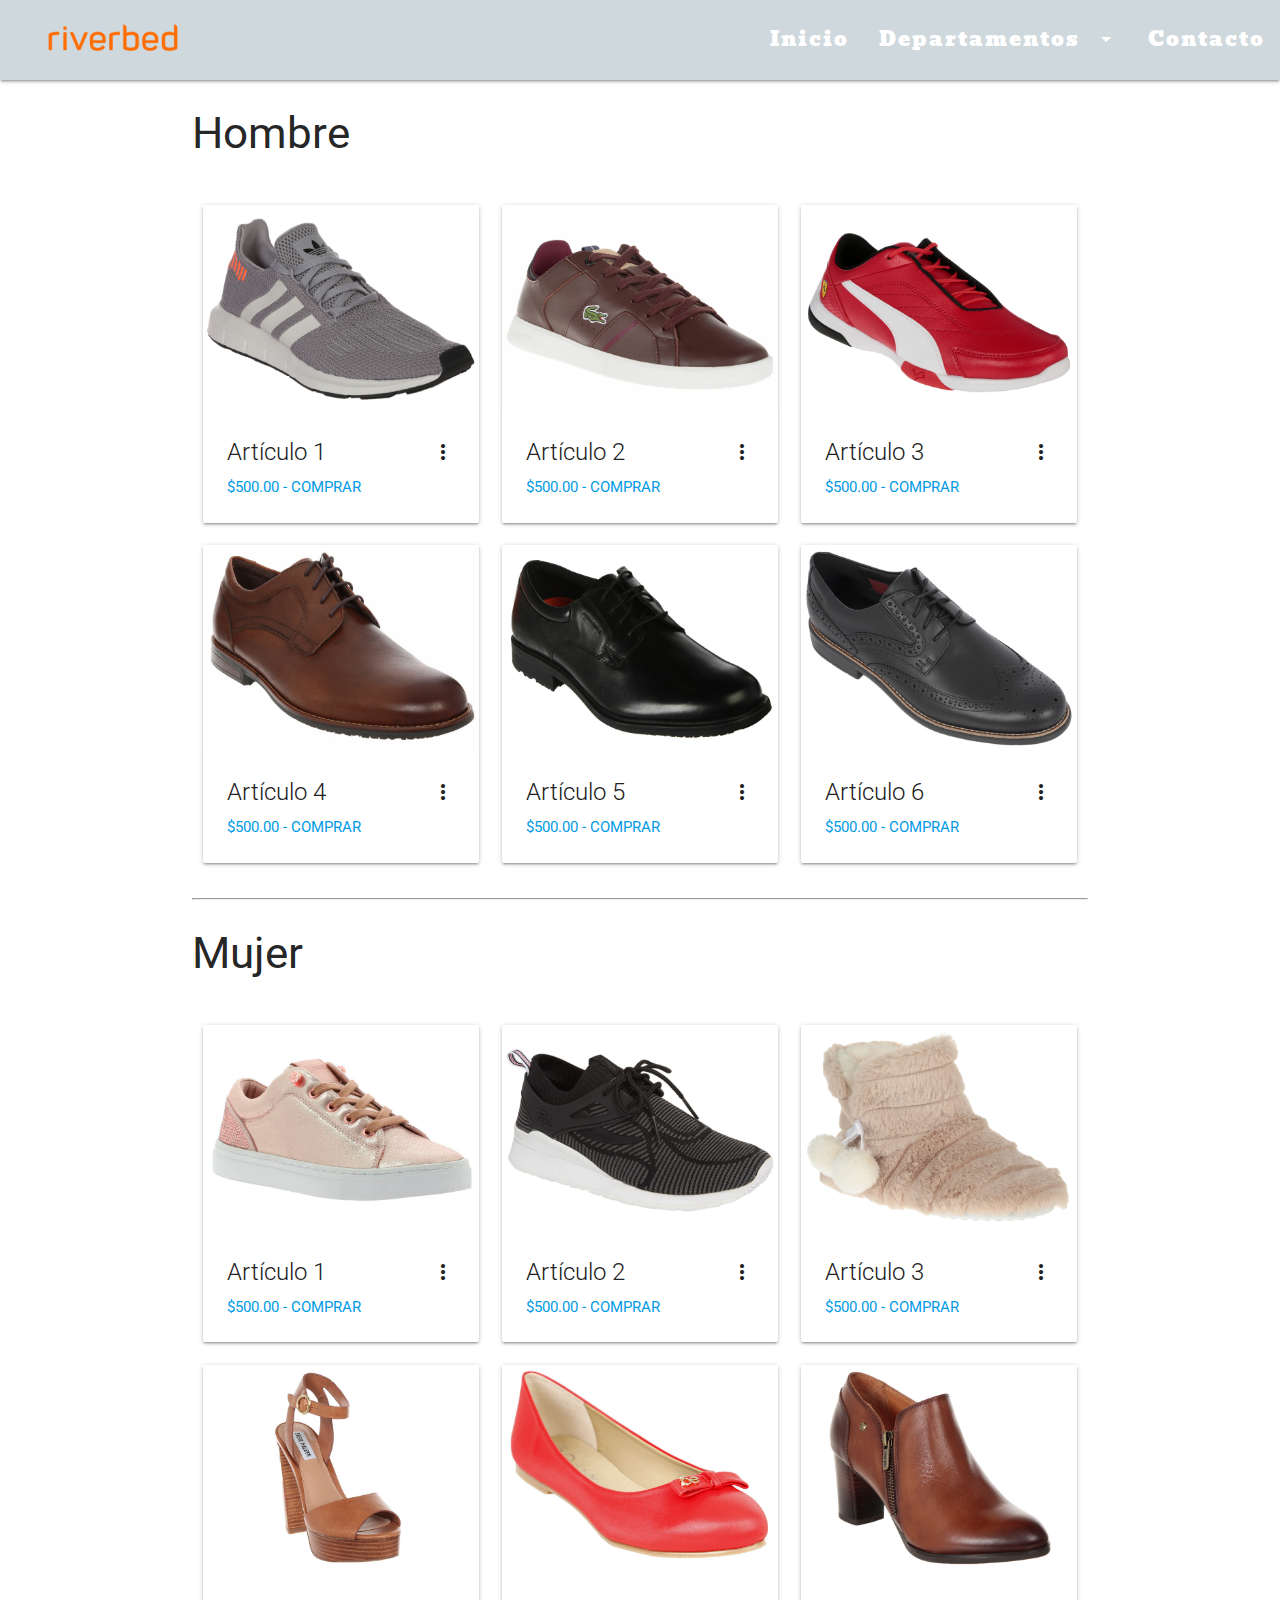
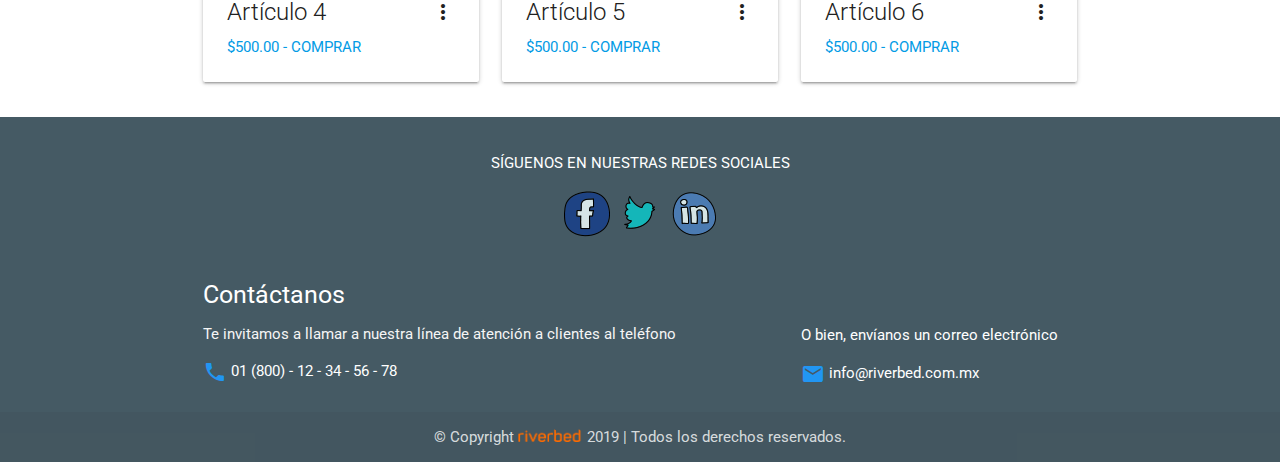
<file: zapatos.html>
<!DOCTYPE html>
<html lang="es">
<head>
	<meta charset="UTF-8">
	<title>Zapatos - Productos</title>
	<!-- Ponemos el icono -->
	<link rel="shortcut icon" type="img/ico" href="img/icono.ico">
	<!--Import Google Icon Font-->
	<link href="https://fonts.googleapis.com/icon?family=Material+Icons" rel="stylesheet">
	<!--Import materialize.css-->
	<link type="text/css" rel="stylesheet" href="css/materialize.min.css"  media="screen,projection"/>
	<!--Let browser know website is optimized for mobile-->
	<meta name="viewport" content="width=device-width, initial-scale=1.0"/>
	<!-- Nuestras Fuentes: -->
	<link href="https://fonts.googleapis.com/css?family=Bevan|Sigmar+One|Roboto" rel="stylesheet">
	<!-- Nuestros CSS: -->
	<link rel="stylesheet" href="css/style.css">
</head>
<body>

	<!-- Inicia el navbar: Mobile Collapse Button -->
	<nav>
		<!-- Cambiamos color de navbar: blue-grey-->
		<div class="nav-wrapper blue-grey lighten-4">
			<!-- Ponemos LOGO con ID en navbar: -->
			<a href="index.html" class="brand-logo"><img class="logo_img" src="img/logo.png" alt="Logo"></a>
			<a href="#" data-target="mobile-demo" class="sidenav-trigger"><i class="material-icons">menu</i></a>
			<!-- Cambiamos letra con la clase: bevan -->
			<ul class="right hide-on-med-and-down bevan">
				<!-- Cambiamos links y menú de navegación. PONER ACTIVE -->
				<li><a href="index.html">Inicio</a></li>
				<li><a class="dropdown-trigger" href="#!" data-target="dropdown1">Departamentos<i class="material-icons right">arrow_drop_down</i></a></li>
				<li><a href="contacto.html">Contacto</a></li>
			</ul>
		</div>
	</nav>

	<!-- Dropdown Structure de NAVBAR-->
	<ul id="dropdown1" class="dropdown-content">
		<!-- Ponemos clase ACTIVE -->
	  <li><a href="ella.html">Ella</a></li>
	  <li class="active"><a href="#!">Zapatos</a></li>
	  <li><a href="ninos.html">Bebés y Niños</a></li>
	  <li><a href="deportes.html">Deportes</a></li>
	  <li><a href="#!">Cómputo y Electrónica</a></li>
	  <li><a href="#!">Relojes y Lentes</a></li>
	</ul>

	<!-- Side-Navbar -->
	<!-- Cambiamos letra con la clase: bevan -->
	<ul class="sidenav bevan" id="mobile-demo">
		<!-- Ponemos logo centrado en el sidenav -->
		<center><img class="logo_img" src="img/logo.png" alt="Logo"></center>
		<!-- Cambiamos links y menú de navegación. PONER ACTIVE -->
		<li><a href="index.html">Inicio</a></li>
		<li class="active"><a class="dropdown-trigger" href="#!" data-target="dropdown2">Departamentos<i class="material-icons right">arrow_drop_down</i></a></li>
		<li><a href="contacto.html">Contacto</a></li>
	</ul>

	<!-- Dropdown Structure de SIDE-NAVBAR-->
	<ul id="dropdown2" class="dropdown-content">
	  <li><a href="ella.html">Ella</a></li>
	  <li class="active"><a href="#!">Zapatos</a></li>
	  <li><a href="ninos.html">Bebés y Niños</a></li>
	  <li><a href="deportes.html">Deportes</a></li>
	  <li><a href="#!">Cómputo y Electrónica</a></li>
	  <li><a href="#!">Relojes y Lentes</a></li>
	</ul>
	<!-- Termina el navbar -->

	<main>
		
		<div class="container">
			
			<h3>Hombre</h3>
			<br>
			<div class="row">
				
				<div class="col s12 m6 l4">
					<!-- Inicia CARD (ponemos clase: HOVERABLE) -->
					<div class="card hoverable">
					    <div class="card-image waves-effect waves-block waves-light">
					    	<!-- Cambiamos IMÁGENES -->
					      <img class="activator" src="img/zapatos/hombre/hombre1.jpg">
					    </div>
					    <div class="card-content">
					    	<!-- Cambiamos TÍTULO de card -->
					      <span class="card-title activator grey-text text-darken-4">Artículo 1<i class="material-icons right">more_vert</i></span>
					      <!-- Cambiamos LINK por PRECIO -->
					      <p><a href="#">$500.00 - COMPRAR</a></p>
					    </div>
					    <div class="card-reveal">
					    	<!-- Ponemos DESCRIPCIÓN -->
					      <span class="card-title grey-text text-darken-4">Descripción<i class="material-icons right">close</i></span>
					      <!-- Ponemos un LOREM20 -->
					      <p>Lorem ipsum dolor sit amet, consectetur adipisicing elit. Saepe beatae officia minus. Ea mollitia ipsa, perspiciatis ut alias dolore ullam.</p>
					    </div>
					  </div>
					<!-- Termina CARD -->
				</div>

				<div class="col s12 m6 l4">
					<!-- Inicia CARD (ponemos clase: HOVERABLE) -->
					<div class="card hoverable">
					    <div class="card-image waves-effect waves-block waves-light">
					    	<!-- Cambiamos IMÁGENES -->
					      <img class="activator" src="img/zapatos/hombre/hombre2.jpg">
					    </div>
					    <div class="card-content">
					    	<!-- Cambiamos TÍTULO de card -->
					      <span class="card-title activator grey-text text-darken-4">Artículo 2<i class="material-icons right">more_vert</i></span>
					      <!-- Cambiamos LINK por PRECIO -->
					      <p><a href="#">$500.00 - COMPRAR</a></p>
					    </div>
					    <div class="card-reveal">
					    	<!-- Ponemos DESCRIPCIÓN -->
					      <span class="card-title grey-text text-darken-4">Descripción<i class="material-icons right">close</i></span>
					      <!-- Ponemos un LOREM20 -->
					      <p>Lorem ipsum dolor sit amet, consectetur adipisicing elit. Saepe beatae officia minus. Ea mollitia ipsa, perspiciatis ut alias dolore ullam.</p>
					    </div>
					  </div>
					<!-- Termina CARD -->
				</div>

				<div class="col s12 m6 l4">
					<!-- Inicia CARD (ponemos clase: HOVERABLE) -->
					<div class="card hoverable">
					    <div class="card-image waves-effect waves-block waves-light">
					    	<!-- Cambiamos IMÁGENES -->
					      <img class="activator" src="img/zapatos/hombre/hombre3.jpg">
					    </div>
					    <div class="card-content">
					    	<!-- Cambiamos TÍTULO de card -->
					      <span class="card-title activator grey-text text-darken-4">Artículo 3<i class="material-icons right">more_vert</i></span>
					      <!-- Cambiamos LINK por PRECIO -->
					      <p><a href="#">$500.00 - COMPRAR</a></p>
					    </div>
					    <div class="card-reveal">
					    	<!-- Ponemos DESCRIPCIÓN -->
					      <span class="card-title grey-text text-darken-4">Descripción<i class="material-icons right">close</i></span>
					      <!-- Ponemos un LOREM20 -->
					      <p>Lorem ipsum dolor sit amet, consectetur adipisicing elit. Saepe beatae officia minus. Ea mollitia ipsa, perspiciatis ut alias dolore ullam.</p>
					    </div>
					  </div>
					<!-- Termina CARD -->
				</div>

				<div class="col s12 m6 l4">
					<!-- Inicia CARD (ponemos clase: HOVERABLE) -->
					<div class="card hoverable">
					    <div class="card-image waves-effect waves-block waves-light">
					    	<!-- Cambiamos IMÁGENES -->
					      <img class="activator" src="img/zapatos/hombre/hombre4.jpg">
					    </div>
					    <div class="card-content">
					    	<!-- Cambiamos TÍTULO de card -->
					      <span class="card-title activator grey-text text-darken-4">Artículo 4<i class="material-icons right">more_vert</i></span>
					      <!-- Cambiamos LINK por PRECIO -->
					      <p><a href="#">$500.00 - COMPRAR</a></p>
					    </div>
					    <div class="card-reveal">
					    	<!-- Ponemos DESCRIPCIÓN -->
					      <span class="card-title grey-text text-darken-4">Descripción<i class="material-icons right">close</i></span>
					      <!-- Ponemos un LOREM20 -->
					      <p>Lorem ipsum dolor sit amet, consectetur adipisicing elit. Saepe beatae officia minus. Ea mollitia ipsa, perspiciatis ut alias dolore ullam.</p>
					    </div>
					  </div>
					<!-- Termina CARD -->
				</div>

				<div class="col s12 m6 l4">
					<!-- Inicia CARD (ponemos clase: HOVERABLE) -->
					<div class="card hoverable">
					    <div class="card-image waves-effect waves-block waves-light">
					    	<!-- Cambiamos IMÁGENES -->
					      <img class="activator" src="img/zapatos/hombre/hombre5.jpg">
					    </div>
					    <div class="card-content">
					    	<!-- Cambiamos TÍTULO de card -->
					      <span class="card-title activator grey-text text-darken-4">Artículo 5<i class="material-icons right">more_vert</i></span>
					      <!-- Cambiamos LINK por PRECIO -->
					      <p><a href="#">$500.00 - COMPRAR</a></p>
					    </div>
					    <div class="card-reveal">
					    	<!-- Ponemos DESCRIPCIÓN -->
					      <span class="card-title grey-text text-darken-4">Descripción<i class="material-icons right">close</i></span>
					      <!-- Ponemos un LOREM20 -->
					      <p>Lorem ipsum dolor sit amet, consectetur adipisicing elit. Saepe beatae officia minus. Ea mollitia ipsa, perspiciatis ut alias dolore ullam.</p>
					    </div>
					  </div>
					<!-- Termina CARD -->
				</div>

				<div class="col s12 m6 l4">
					<!-- Inicia CARD (ponemos clase: HOVERABLE) -->
					<div class="card hoverable">
					    <div class="card-image waves-effect waves-block waves-light">
					    	<!-- Cambiamos IMÁGENES -->
					      <img class="activator" src="img/zapatos/hombre/hombre6.jpg">
					    </div>
					    <div class="card-content">
					    	<!-- Cambiamos TÍTULO de card -->
					      <span class="card-title activator grey-text text-darken-4">Artículo 6<i class="material-icons right">more_vert</i></span>
					      <!-- Cambiamos LINK por PRECIO -->
					      <p><a href="#">$500.00 - COMPRAR</a></p>
					    </div>
					    <div class="card-reveal">
					    	<!-- Ponemos DESCRIPCIÓN -->
					      <span class="card-title grey-text text-darken-4">Descripción<i class="material-icons right">close</i></span>
					      <!-- Ponemos un LOREM20 -->
					      <p>Lorem ipsum dolor sit amet, consectetur adipisicing elit. Saepe beatae officia minus. Ea mollitia ipsa, perspiciatis ut alias dolore ullam.</p>
					    </div>
					  </div>
					<!-- Termina CARD -->
				</div>

			</div>

			<hr> <!--Ponemos HR para DIVIDIR sección-->

			<h3>Mujer</h3>
			<br>
			<div class="row">
				
				<div class="col s12 m6 l4">
					<!-- Inicia CARD (ponemos clase: HOVERABLE) -->
					<div class="card hoverable">
					    <div class="card-image waves-effect waves-block waves-light">
					    	<!-- Cambiamos IMÁGENES -->
					      <img class="activator" src="img/zapatos/mujer/mujer1.jpg">
					    </div>
					    <div class="card-content">
					    	<!-- Cambiamos TÍTULO de card -->
					      <span class="card-title activator grey-text text-darken-4">Artículo 1<i class="material-icons right">more_vert</i></span>
					      <!-- Cambiamos LINK por PRECIO -->
					      <p><a href="#">$500.00 - COMPRAR</a></p>
					    </div>
					    <div class="card-reveal">
					    	<!-- Ponemos DESCRIPCIÓN -->
					      <span class="card-title grey-text text-darken-4">Descripción<i class="material-icons right">close</i></span>
					      <!-- Ponemos un LOREM20 -->
					      <p>Lorem ipsum dolor sit amet, consectetur adipisicing elit. Saepe beatae officia minus. Ea mollitia ipsa, perspiciatis ut alias dolore ullam.</p>
					    </div>
					  </div>
					<!-- Termina CARD -->
				</div>

				<div class="col s12 m6 l4">
					<!-- Inicia CARD (ponemos clase: HOVERABLE) -->
					<div class="card hoverable">
					    <div class="card-image waves-effect waves-block waves-light">
					    	<!-- Cambiamos IMÁGENES -->
					      <img class="activator" src="img/zapatos/mujer/mujer2.jpg">
					    </div>
					    <div class="card-content">
					    	<!-- Cambiamos TÍTULO de card -->
					      <span class="card-title activator grey-text text-darken-4">Artículo 2<i class="material-icons right">more_vert</i></span>
					      <!-- Cambiamos LINK por PRECIO -->
					      <p><a href="#">$500.00 - COMPRAR</a></p>
					    </div>
					    <div class="card-reveal">
					    	<!-- Ponemos DESCRIPCIÓN -->
					      <span class="card-title grey-text text-darken-4">Descripción<i class="material-icons right">close</i></span>
					      <!-- Ponemos un LOREM20 -->
					      <p>Lorem ipsum dolor sit amet, consectetur adipisicing elit. Saepe beatae officia minus. Ea mollitia ipsa, perspiciatis ut alias dolore ullam.</p>
					    </div>
					  </div>
					<!-- Termina CARD -->
				</div>

				<div class="col s12 m6 l4">
					<!-- Inicia CARD (ponemos clase: HOVERABLE) -->
					<div class="card hoverable">
					    <div class="card-image waves-effect waves-block waves-light">
					    	<!-- Cambiamos IMÁGENES -->
					      <img class="activator" src="img/zapatos/mujer/mujer3.jpg">
					    </div>
					    <div class="card-content">
					    	<!-- Cambiamos TÍTULO de card -->
					      <span class="card-title activator grey-text text-darken-4">Artículo 3<i class="material-icons right">more_vert</i></span>
					      <!-- Cambiamos LINK por PRECIO -->
					      <p><a href="#">$500.00 - COMPRAR</a></p>
					    </div>
					    <div class="card-reveal">
					    	<!-- Ponemos DESCRIPCIÓN -->
					      <span class="card-title grey-text text-darken-4">Descripción<i class="material-icons right">close</i></span>
					      <!-- Ponemos un LOREM20 -->
					      <p>Lorem ipsum dolor sit amet, consectetur adipisicing elit. Saepe beatae officia minus. Ea mollitia ipsa, perspiciatis ut alias dolore ullam.</p>
					    </div>
					  </div>
					<!-- Termina CARD -->
				</div>

				<div class="col s12 m6 l4">
					<!-- Inicia CARD (ponemos clase: HOVERABLE) -->
					<div class="card hoverable">
					    <div class="card-image waves-effect waves-block waves-light">
					    	<!-- Cambiamos IMÁGENES -->
					      <img class="activator" src="img/zapatos/mujer/mujer4.jpg">
					    </div>
					    <div class="card-content">
					    	<!-- Cambiamos TÍTULO de card -->
					      <span class="card-title activator grey-text text-darken-4">Artículo 4<i class="material-icons right">more_vert</i></span>
					      <!-- Cambiamos LINK por PRECIO -->
					      <p><a href="#">$500.00 - COMPRAR</a></p>
					    </div>
					    <div class="card-reveal">
					    	<!-- Ponemos DESCRIPCIÓN -->
					      <span class="card-title grey-text text-darken-4">Descripción<i class="material-icons right">close</i></span>
					      <!-- Ponemos un LOREM20 -->
					      <p>Lorem ipsum dolor sit amet, consectetur adipisicing elit. Saepe beatae officia minus. Ea mollitia ipsa, perspiciatis ut alias dolore ullam.</p>
					    </div>
					  </div>
					<!-- Termina CARD -->
				</div>

				<div class="col s12 m6 l4">
					<!-- Inicia CARD (ponemos clase: HOVERABLE) -->
					<div class="card hoverable">
					    <div class="card-image waves-effect waves-block waves-light">
					    	<!-- Cambiamos IMÁGENES -->
					      <img class="activator" src="img/zapatos/mujer/mujer5.jpg">
					    </div>
					    <div class="card-content">
					    	<!-- Cambiamos TÍTULO de card -->
					      <span class="card-title activator grey-text text-darken-4">Artículo 5<i class="material-icons right">more_vert</i></span>
					      <!-- Cambiamos LINK por PRECIO -->
					      <p><a href="#">$500.00 - COMPRAR</a></p>
					    </div>
					    <div class="card-reveal">
					    	<!-- Ponemos DESCRIPCIÓN -->
					      <span class="card-title grey-text text-darken-4">Descripción<i class="material-icons right">close</i></span>
					      <!-- Ponemos un LOREM20 -->
					      <p>Lorem ipsum dolor sit amet, consectetur adipisicing elit. Saepe beatae officia minus. Ea mollitia ipsa, perspiciatis ut alias dolore ullam.</p>
					    </div>
					  </div>
					<!-- Termina CARD -->
				</div>

				<div class="col s12 m6 l4">
					<!-- Inicia CARD (ponemos clase: HOVERABLE) -->
					<div class="card hoverable">
					    <div class="card-image waves-effect waves-block waves-light">
					    	<!-- Cambiamos IMÁGENES -->
					      <img class="activator" src="img/zapatos/mujer/mujer6.jpg">
					    </div>
					    <div class="card-content">
					    	<!-- Cambiamos TÍTULO de card -->
					      <span class="card-title activator grey-text text-darken-4">Artículo 6<i class="material-icons right">more_vert</i></span>
					      <!-- Cambiamos LINK por PRECIO -->
					      <p><a href="#">$500.00 - COMPRAR</a></p>
					    </div>
					    <div class="card-reveal">
					    	<!-- Ponemos DESCRIPCIÓN -->
					      <span class="card-title grey-text text-darken-4">Descripción<i class="material-icons right">close</i></span>
					      <!-- Ponemos un LOREM20 -->
					      <p>Lorem ipsum dolor sit amet, consectetur adipisicing elit. Saepe beatae officia minus. Ea mollitia ipsa, perspiciatis ut alias dolore ullam.</p>
					    </div>
					  </div>
					<!-- Termina CARD -->
				</div>

			</div>

		</div>

	</main>

	<!-- Inicia el footer -->
	<!-- Cambiamos color de footer: blue-grey darken-2 -->
	<footer class="page-footer blue-grey darken-2">
		<div class="container">
			<!-- Agregamos redes sociales -->
			<div class="row">
				<div class="col s12">
					<center><p>SÍGUENOS EN NUESTRAS REDES SOCIALES</p></center>
				</div>
				<!-- Ponemos imagenes centradas con link y target-->
				<div class="col s12">
					<center>
						<a href="http://facebook.com" target="_blank"><img src="img/icons8-facebook-circled-48.png" alt="Facebook"></a>
						<a href="http://twitter.com" target="_blank"><img src="img/icons8-twitter-48.png" alt="Twitter"></a>
						<a href="http://linkedin.com" target="_blank"><img src="img/icons8-linkedin-circled-48.png" alt="Linkedin"></a>
					</center>								
				</div>
			</div>
			<!-- Agregamos medios de contacto --> <!-- Agrego id:"contactos" solo para posicionamiento del botón flotante -->
			<div class="row" id="contactos">
				<!-- Teléfono (pongo clase blue-text al icono) ... Ponemos etiqueta <a> con href especial-->
				<div class="col l8 s12">
					<h5 class="white-text">Contáctanos</h5>
					<p class="grey-text text-lighten-4">Te invitamos a llamar a nuestra línea de atención a clientes al teléfono</p>
					<i class="material-icons blue-text">phone</i><a class="contacto" href="tel:01(800) 12345678"> 01 (800) - 12 - 34 - 56 - 78</a>
				</div>
				<!-- Correo (pongo clase blue-text al icono) ... Ponemos etiqueta <a> con href especial-->
				<div class="col l4 s12">
					<br><br>
					<p>O bien, envíanos un correo electrónico</p>
					<i class="material-icons blue-text">email</i> <a href="mailto:info@riverbed.com.mx" class="contacto">info@riverbed.com.mx</a>
				</div>
			</div>
		</div>
		<div class="footer-copyright">
			<div class="container">
				<!-- Insertamos LOGO en el FOOTER -->
				<center>© Copyright <img src="img/footer_logo.png" alt="logo" height="13"> 2019 | Todos los derechos reservados.</center>
			</div>
		</div>
	</footer>
	<!-- Termina el footer -->
	
</body>

<!-- JQuery debe ir a PRINCIPIO-->
<script type="text/javascript" src="js/jquery-3.3.1.min.js"></script> 
<script type="text/javascript" src="js/materialize.min.js"></script>
<script type="text/javascript" src="js/app.js"></script>

</html>
</file>
<file: css/style.css>
/*Inicia Sticky Footer*/
body {
    display: flex;
    min-height: 100vh;
    flex-direction: column;
  }

  main {
    flex: 1 0 auto;
  }
/*Termina Sticky Footer*/

/*Inicia navbar*/
nav, ul.hide-on-med-and-down  li > a {
	height: 80px;
}

ul.hide-on-med-and-down  li > a {
	padding-top: 7px;
	font-size: 20px;
	letter-spacing: 2px;
}

ul#mobile-demo li > a {
	color: orange;
	font-size: 20px;
	margin-left: 10px;
}

ul#dropdown1 {
	top: 80px !important;
	width: auto !important; /*Es para que el dropdown de la NAVBAR grande se ajuste al texto*/
}

.logo_img {
	height: 75px;
	margin-left: 25%;
}
/*Termina navbar*/

.bevan {
	font-family: 'Bevan', sans-serif;
}

/*Inicia footer*/
.contacto {
	vertical-align: top;
	color: white;
}
/*Termina footer*/

/*Inician sombras de slider*/
.promociones {
	text-shadow: 0 1px 0 gray, 
	       	     0 2px 0 gray,
	       	     0 3px 0 gray,
	       	     0 4px 0 gray,
	       	     0 5px 0 lightgray,
	       	     0 6px 1px rgba(0,0,0,.1),
	       	     0 0 5px rgba(0,0,0,.1),
	       	     0 1px 3px rgba(0,0,0,.3),
	       	     0 3px 5px rgba(0,0,0,.2),
	       	     0 5px 10px rgba(0,0,0,.25),
	       	     0 10px 10px rgba(0,0,0,.2),
	       	     0 20px 20px rgba(0,0,0,.15);
	color: white;
	font-weight: bold;
}

#ropa {
	text-shadow: 0 1px 0 white, 
	       	     0 2px 0 white,
	       	     0 3px 0 white,
	       	     0 4px 0 white,
	       	     0 5px 0 white,
	       	     0 6px 1px rgba(0,0,0,.1),
	       	     0 0 5px rgba(0,0,0,.1),
	       	     0 1px 3px rgba(0,0,0,.3),
	       	     0 3px 5px rgba(0,0,0,.2),
	       	     0 5px 10px rgba(0,0,0,.25),
	       	     0 10px 10px rgba(0,0,0,.2),
	       	     0 20px 20px rgba(0,0,0,.15);
	color: #F50057;
	font-weight: bold;
}

span#gran { /*Hacemos más grande la palabra "GRAN" arriba de barata*/
	font-size: 65px !important;
}

#ropa_info { /*Recuadro con bordes redondos de "invierno" bajo el texto de Gran Barata*/
	display: inline-block;
	width: 205px;
	height: 30px;
	background-color: #27337B;
	font-weight: bold;
	font-size: 25px;
	text-align: center;
	border-radius: 7px;
	margin-top: -10px;
}

.electronica {
	text-shadow: 0 1px 0 orange, 
	       	     0 2px 0 orange,
	       	     0 3px 0 orange,
	       	     0 4px 0 orange,
	       	     0 5px 0 orange,
	       	     0 6px 1px rgba(255,150,0,.1),
	       	     0 0 5px rgba(255,150,0,.1),
	       	     0 1px 3px rgba(255,150,0,.3),
	       	     0 3px 5px rgba(255,150,0,.2),
	       	     0 5px 10px rgba(255,150,0,.25),
	       	     0 10px 10px rgba(255,150,0,.2),
	       	     0 20px 20px rgba(255,150,0,.15);
	color: yellow;
	font-weight: bold;
}
/*Terminan sombras de slider*/

#descuento_ejercicio { /*Recuadro con borde negro al medio de la pagina (arriba del carousel)*/
	width: 500px;
	height: 55px;
	border: 1px solid black;
	text-align: center;
	font-weight: bold;
	font-family: 'Roboto', sans-serif;
	font-size: 17px;
	margin: 40px auto;
	cursor: context-menu; /*Para que cambie la figura del mouse: cell, grab, move, not-allowed, wait*/
}

#descuento_ejercicio:hover { /*Para que se ponga negro el fondo del rectangulo y el texto blanco al pasar el cursor*/
	background-color: black;
	color: white;
}

.carousel { /*Modificamos el alto del carousel en general para que no se encime con el slider*/
	height: 210px;
}

a.carousel-item > img { /*Cambiamos el tamaño de las imagenes del carousel para que se vean más grandes*/
	width: 250px !important;
}

/*Inicia mosaico de index*/
.titulo_mosaico {
	text-align: center;
	margin-top: 50px;
	font-family: 'Roboto', sans-serif;
}

.mosaico {
	padding: 0 !important; /*Para que se pegue al borde de la pantalla y no deje espacios entre las imagenes*/
	height: 400px !important; /*Es el alto del div col que contiene la imagen*/
}

.mosaico_img {
	width: 100%; /*Es el 100% de nuestro .col*/
	height: 400px;
	margin: 0;
	padding: 0;
	transition: 0.4s; /*Para que no se vea el efecto de golpe al poner o quitar el cursor*/
}

.mosaico_img:hover { /*Efecto de reducción a la imagen del mosaico al pasar el cursor sobre ella*/
	width: 96%;
	height: 386px;
	margin-left: 2%;
	margin-top: 7px;
	/*Calculamos la mitad de lo que se reduce y lo aplicamos para que se centre al hacer el hover*/
}
/*Termina mosaico de index*/

#envio { /*Aplicamos estilo para centrar y poner bordes a la imagen de envío gratis*/
	margin-top: 30px;
	margin-left: auto;
	margin-right: auto;
	width: 300px;
	border-left: 1px solid gray;
	border-right: 1px solid gray;
	padding: 50px 0;
}

#flotante { /*Ponemos transparencia al boton flotante de la esquina inferior derecha*/
	opacity: 0.7;
}

/*-------------PRODUCTOS-------------*/
div.card-reveal > p { /*Justificamos el texto de descripción de las card's para que no se vea feo*/
	text-align: justify;
}


/*Media Queries para pantallas pequeñas (celulares)*/
@media screen and (min-width: 0px) and (max-width: 522px) {
	.logo_img { /*Modificamos el tamaño de la imagen para que se vea más chica y le quitamos el margin para que se centre sola*/
		height: 75px;
		margin-left: 0;
	}


	ul.sidenav li > a {
		font-size: 15px !important;
	}

	ul#dropdown2 {
		top: 180px !important;
		width: 93% !important;
	}

	ul#dropdown2 li > a {
		font-size: 10px !important;
		margin-left: 30px;
		color: #FF6B00;
	}

	.promociones {
		font-size: 30px;
	}

	.electronica {
		font-size: 35px;
	}

	#descuento_ejercicio {
		width: 290px;
		height: 35px;
		font-size: 10px;
	}

}
</file>
